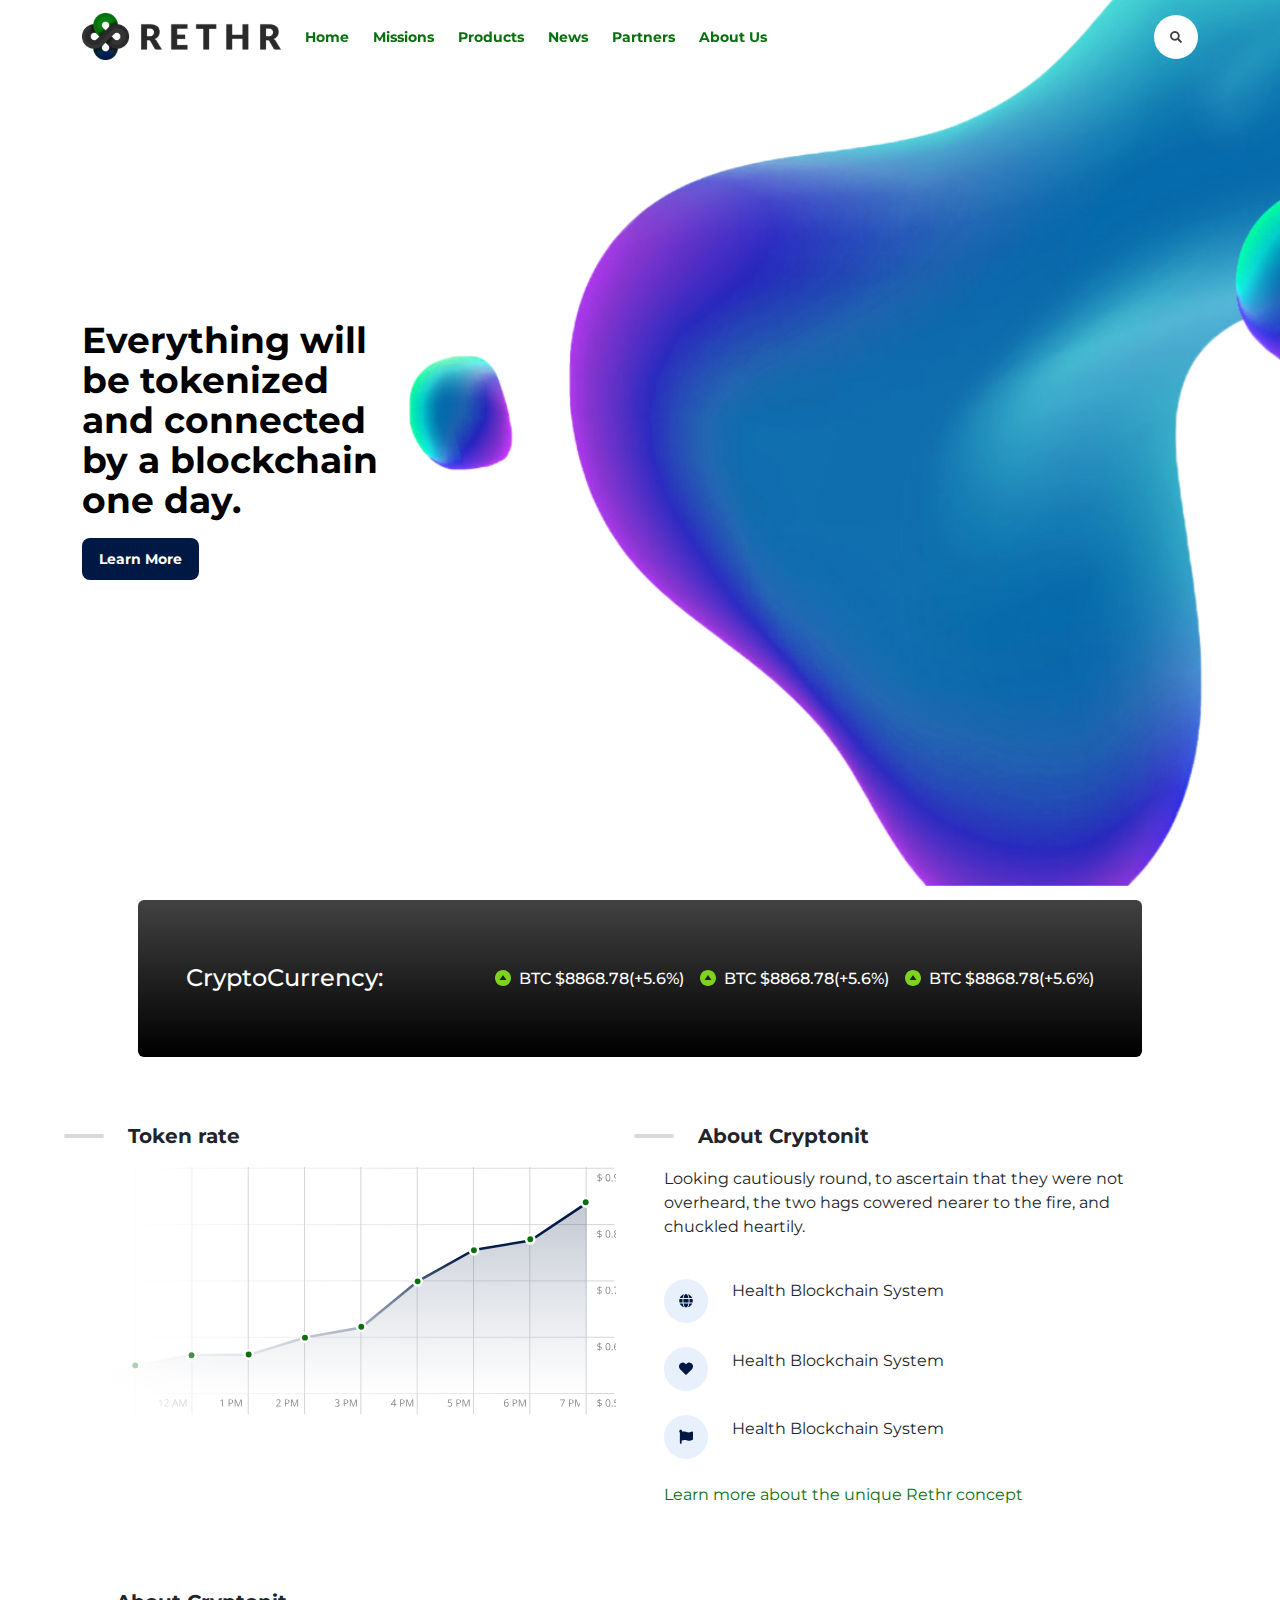
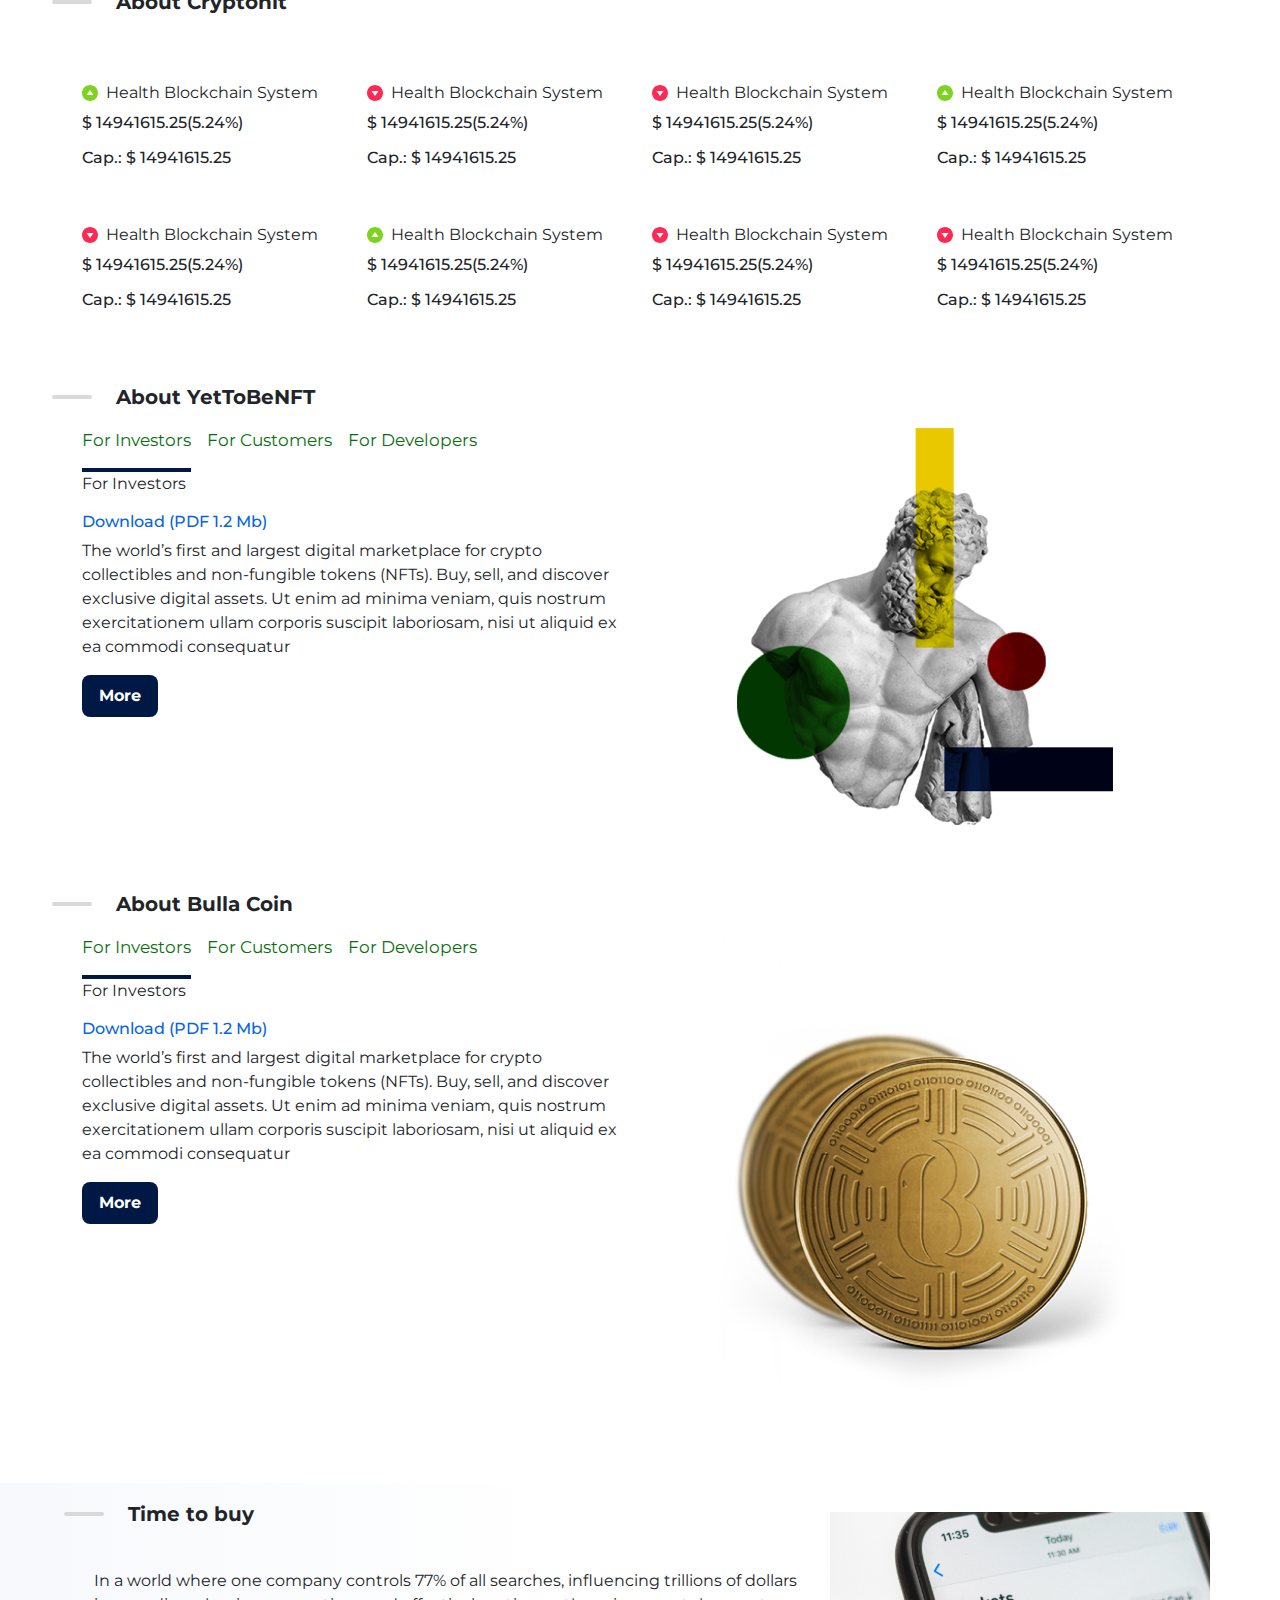
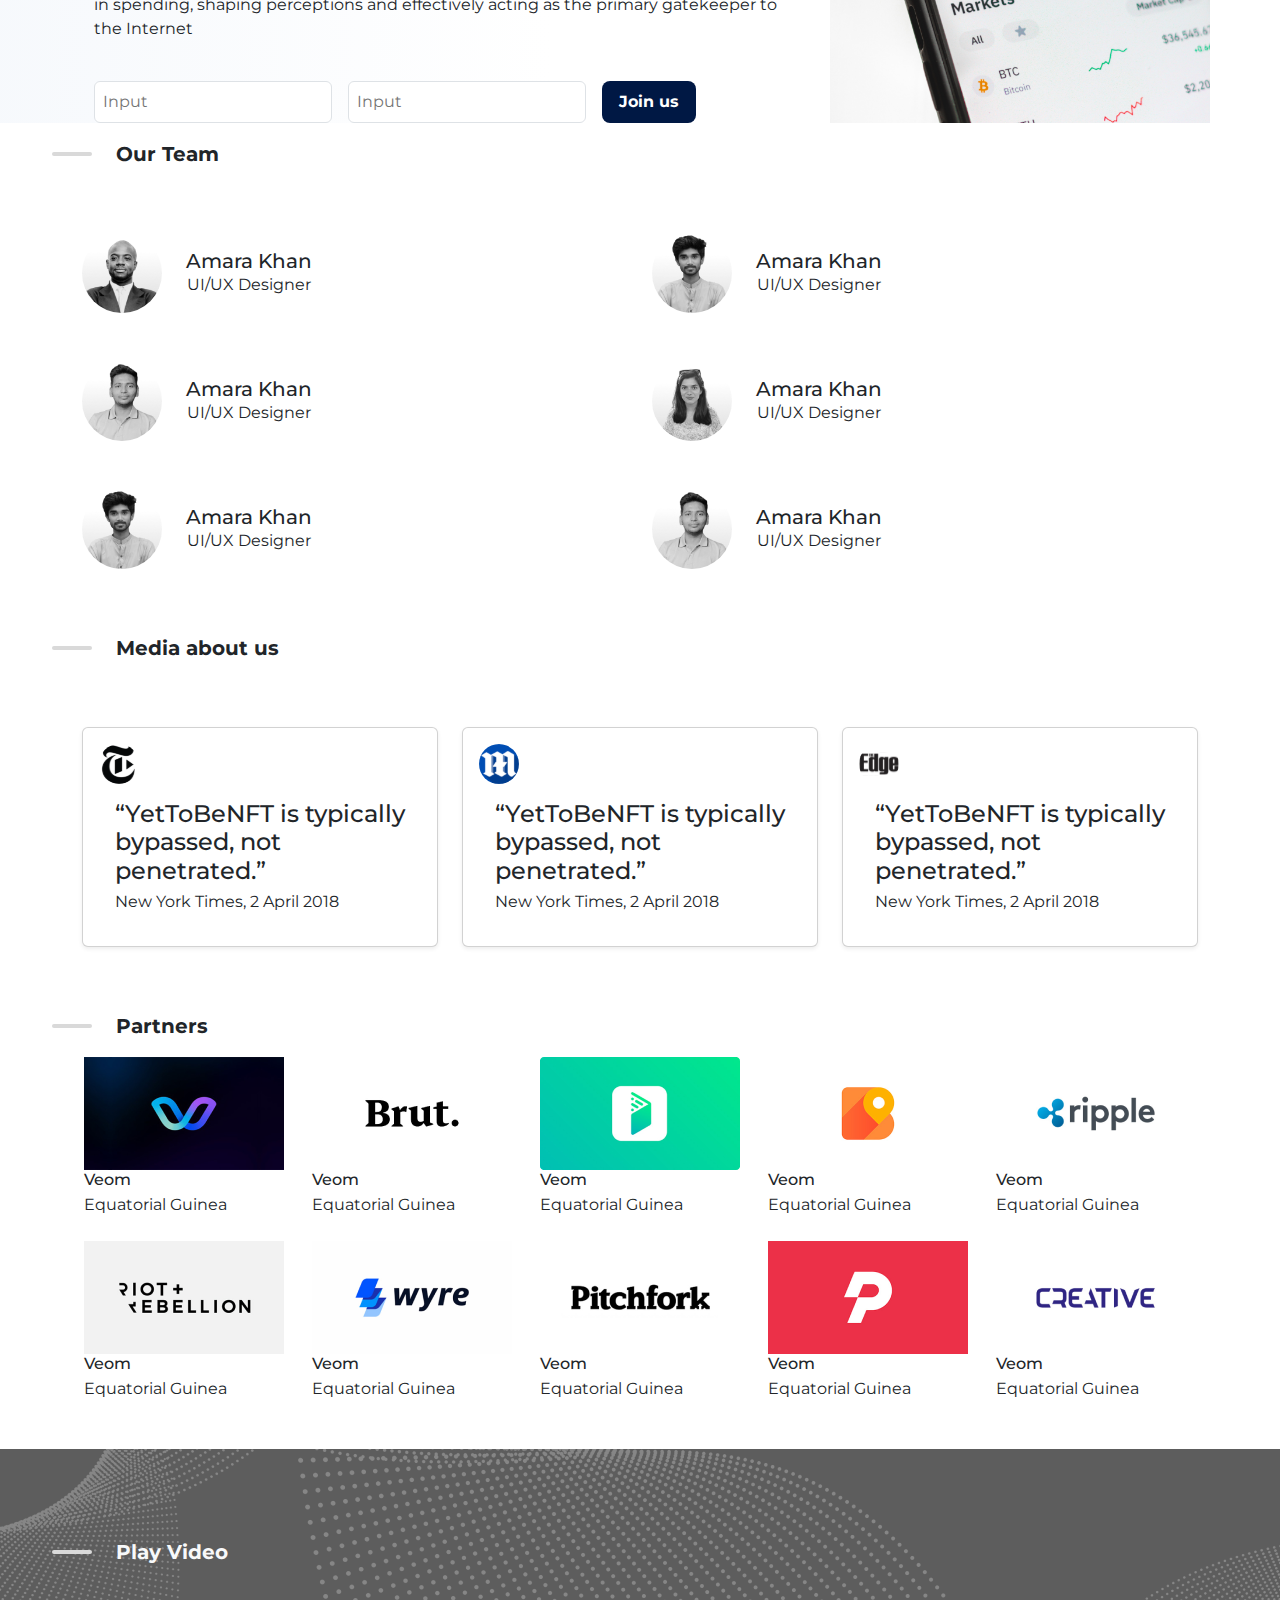
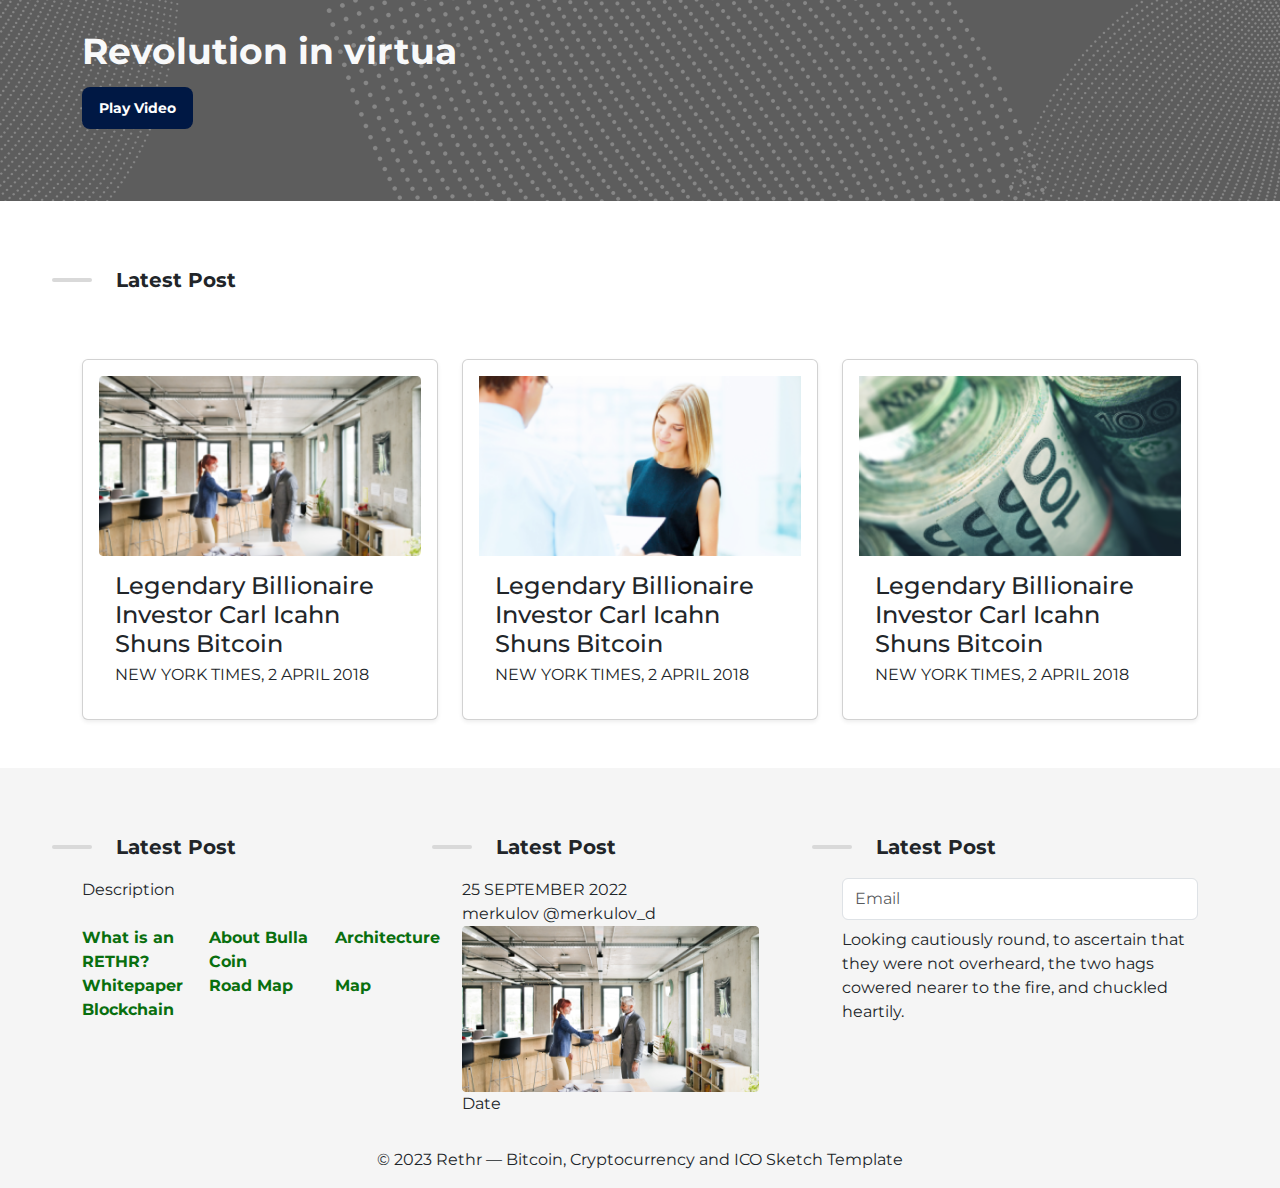
<file: index.html>
<!doctype html>
<html lang="en">

<head>
    <meta charset="utf-8">
    <meta name="viewport" content="width=device-width, initial-scale=1">
    <title>Rethr</title>

    <!-- Bootstrap Link -->
    <link href="https://cdn.jsdelivr.net/npm/bootstrap@5.3.3/dist/css/bootstrap.min.css" rel="stylesheet"
        integrity="sha384-QWTKZyjpPEjISv5WaRU9OFeRpok6YctnYmDr5pNlyT2bRjXh0JMhjY6hW+ALEwIH" crossorigin="anonymous">

    <script src="https://ajax.googleapis.com/ajax/libs/jquery/3.7.1/jquery.min.js"></script>

    <!-- Css links -->
    <link rel="stylesheet" href="./src/css/main.css">


</head>

<body>
    <main class="position-relative ">
        <nav class="navbar navbar-expand-lg position-fixed top-0 start-0 w-100 z-index-1" id="navbar">
            <div class="container">
                <!-- Logo -->
                <a class="navbar-brand" href="#">
                    <img src="./src/assets/icons/logo.svg" alt="Logo" class="logo">
                </a>
                <!-- Navbar Toggler for Mobile -->
                <button class="navbar-toggler border-0" type="button" data-bs-toggle="collapse" data-bs-target="#navbarNav"
                    aria-controls="navbarNav" aria-expanded="false" aria-label="Toggle navigation">
                    <span class="navbar-toggler-icon"></span>
                </button>
                <!-- Navbar Links -->
                <div class="collapse navbar-collapse justify-content-start " id="navbarNav">
                    <ul
                        class="navbar-nav me-auto d-flex justify-content-center justify-content-lg-start align-items-start gap-2">
                        <li class="nav-item">
                            <a class="nav-link nav-btn font-sm fw-bold text-capitalize" href="/">Home</a>
                        </li>
                        <li class="nav-item">
                            <a class="nav-link nav-btn font-sm fw-bold text-capitalize"
                                href="./src/html-pages/missions.html">missions</a>
                        </li>
                        <li class="nav-item">
                            <a class="nav-link nav-btn font-sm fw-bold text-capitalize"
                                href="./src/html-pages/products.html">products</a>
                        </li>
                        <li class="nav-item">
                            <a class="nav-link nav-btn font-sm fw-bold text-capitalize"
                                href="./src/html-pages/news.html">news</a>
                        </li>
                        <li class="nav-item">
                            <a class="nav-link nav-btn font-sm fw-bold text-capitalize"
                                href="./src/html-pages/partners.html">partners</a>
                        </li>
                        <li class="nav-item">
                            <a class="nav-link nav-btn font-sm fw-bold text-capitalize"
                                href="./src/html-pages/about-us.html">about us</a>
                        </li>
                    </ul>
                    <!-- Search Icon -->
                    <button class="d-none border-0 d-lg-flex justify-content-center align-content-center btn-width">
                        <img src="./src/assets/icons/search.svg" alt="">
                    </button>
                </div>
            </div>
        </nav>



        <!-- hero section -->

        <section class="hero-section">
            <div class="d-flex justify-content-lg-center align-items-center h-100">
                <div class="text-black container text-left font-2xl fw-bold">
                    <p>Everything will <br> be tokenized <br>and connected <br>by a blockchain <br>one day.</p>
                    <a href="/" class="btn font-sm bg-blue fw-bold">Learn More</a>
                </div>
            </div>
        </section>


        <section class="w-100 container d-flex justify-content-center align-items-center ">
            <div
                class="w-90 bg-hero-gradient text-white gap-3 rounded justify-content-between padding d-flex flex-column flex-lg-row align-items-center">
                <h4 class="mb-0 me-lg-3">CryptoCurrency:</h4>
                <div class="d-flex flex-wrap gap-3 align-items-center justify-content-center">
                    <div class="d-flex align-items-center gap-2">
                        <img src="./src/assets/icons/greenArrow.svg" alt="">
                        <h6 class="mb-0">BTC $8868.78(+5.6%)</h6>
                    </div>
                    <div class="d-flex align-items-center gap-2">
                        <img src="./src/assets/icons/greenArrow.svg" alt="">
                        <h6 class="mb-0">BTC $8868.78(+5.6%)</h6>
                    </div>
                    <div class="d-flex align-items-center gap-2">
                        <img src="./src/assets/icons/greenArrow.svg" alt="">
                        <h6 class="mb-0">BTC $8868.78(+5.6%)</h6>
                    </div>
                </div>
            </div>
        </section>




        <!-- Hero section -->

        <section class="container mt-lg-5 mt-2 container">
            <div class="row">
                <div class="col-md-6 col-12 px-lg-4">
                    <div class="d-flex flex-row align-items-center gap-4 pt-lg-3 pb-lg-3">
                        <div class="d-flex flex-row justify-content-center align-items-center">
                            <div class="bg-gray rounded" style="width: 40px; height: 4px; margin-left: -30px;"></div>
                        </div>
                        <span class=" fw-bolder fs-5 text-dark">Token rate</span>
                    </div>
                    <img src="./src/assets/image/Graph.svg" alt="" class="w-100">
                </div>

                <div class="col-md-6 col-12 px-lg-4">
                    <div class="d-flex flex-row align-items-center gap-4 pt-lg-3 pb-lg-3">
                        <div class="d-flex flex-row justify-content-center align-items-center">
                            <div class="bg-gray rounded" style="width: 40px; height: 4px; margin-left: -30px;"></div>
                        </div>
                        <span class=" fw-bolder fs-5 text-dark">About Cryptonit</span>
                    </div>
                    <div class="d-flex justify-content-center align-items-start gap-4 flex-column">
                        <p>Looking cautiously round, to ascertain that they were not overheard, the two hags cowered
                            nearer to the fire, and chuckled heartily.</p>
                        <div class="d-flex justify-content-start align-items-start gap-4">
                            <span class="bg-blue-light d-flex justify-content-center align-items-center rounded-5"
                                style="height: 44px; width: 44px;">
                                <img src="./src/assets/icons/globe.svg" alt="">
                            </span>
                            <p>Health Blockchain System</p>
                        </div>
                        <div class="d-flex justify-content-start align-items-center gap-4">
                            <span class="bg-blue-light d-flex justify-content-center align-items-center rounded-5"
                                style="height: 44px; width: 44px;">
                                <img src="./src/assets/icons/heart.svg" alt="">
                            </span>
                            <p>Health Blockchain System</p>
                        </div>
                        <div class="d-flex justify-content-start align-items-center gap-4">
                            <span class="bg-blue-light d-flex justify-content-center align-items-center rounded-5"
                                style="height: 44px; width: 44px;">
                                <img src="./src/assets/icons/flag.svg" alt="">
                            </span>
                            <p>Health Blockchain System</p>
                        </div>
                        <p class="text-green">Learn more about the unique Rethr concept </p>
                    </div>
                </div>
            </div>
        </section>

        <!-- Popular Crypto Currencies section -->

        <section class=" container mt-lg-5 mt-2">
            <div class="row d-flex justify-content-center align-content-center">
                <div class="col-12 d-flex flex-row align-items-center gap-4 pt-lg-3 pb-lg-3">
                    <div class="d-flex flex-row justify-content-center align-items-center">
                        <div class="bg-gray rounded" style="width: 40px; height: 4px; margin-left: -30px;"></div>
                    </div>
                    <span class=" fw-bolder fs-5 text-dark">About Cryptonit</span>
                </div>
                <div class="col-12 col-sm-6 col-lg-3 mt-5">
                    <div
                        class="d-flex justify-content-center align-items-center align-items-lg-start flex-column gap-2">
                        <div class="d-flex justify-content-start align-items-center gap-2">
                            <img src="./src/assets/icons/greenArrow.svg" alt="">
                            <p class="mb-0">Health Blockchain System</p>
                        </div>
                        <h6>$ 14941615.25(5.24%)</h6>
                        <h6>Cap.: $ 14941615.25</h6>
                    </div>
                </div>
                <div class="col-12 col-sm-6 col-lg-3 mt-5">
                    <div
                        class="d-flex justify-content-center align-items-center align-items-lg-start flex-column gap-2">
                        <div class="d-flex justify-content-start align-items-center gap-2">
                            <img src="./src/assets/icons/redArrow.svg" alt="">
                            <p class="mb-0">Health Blockchain System</p>
                        </div>
                        <h6>$ 14941615.25(5.24%)</h6>
                        <h6>Cap.: $ 14941615.25</h6>
                    </div>
                </div>
                <div class="col-12 col-sm-6 col-lg-3 mt-5">
                    <div
                        class="d-flex justify-content-center align-items-center align-items-lg-start flex-column gap-2">
                        <div class="d-flex justify-content-start align-items-center gap-2">
                            <img src="./src/assets/icons/redArrow.svg" alt="">
                            <p class="mb-0">Health Blockchain System</p>
                        </div>
                        <h6>$ 14941615.25(5.24%)</h6>
                        <h6>Cap.: $ 14941615.25</h6>
                    </div>
                </div>
                <div class="col-12 col-sm-6 col-lg-3 mt-5">
                    <div
                        class="d-flex justify-content-center align-items-center align-items-lg-start flex-column gap-2">
                        <div class="d-flex justify-content-start align-items-center gap-2">
                            <img src="./src/assets/icons/greenArrow.svg" alt="">
                            <p class="mb-0">Health Blockchain System</p>
                        </div>
                        <h6>$ 14941615.25(5.24%)</h6>
                        <h6>Cap.: $ 14941615.25</h6>
                    </div>
                </div>
                <div class="col-12 col-sm-6 col-lg-3 mt-5">
                    <div
                        class="d-flex justify-content-center align-items-center align-items-lg-start flex-column gap-2">
                        <div class="d-flex justify-content-start align-items-center gap-2">
                            <img src="./src/assets/icons/redArrow.svg" alt="">
                            <p class="mb-0">Health Blockchain System</p>
                        </div>
                        <h6>$ 14941615.25(5.24%)</h6>
                        <h6>Cap.: $ 14941615.25</h6>
                    </div>
                </div>
                <div class="col-12 col-sm-6 col-lg-3 mt-5">
                    <div
                        class="d-flex justify-content-center align-items-center align-items-lg-start flex-column gap-2">
                        <div class="d-flex justify-content-start align-items-center gap-2">
                            <img src="./src/assets/icons/greenArrow.svg" alt="">
                            <p class="mb-0">Health Blockchain System</p>
                        </div>
                        <h6>$ 14941615.25(5.24%)</h6>
                        <h6>Cap.: $ 14941615.25</h6>
                    </div>
                </div>
                <div class="col-12 col-sm-6 col-lg-3 mt-5">
                    <div
                        class="d-flex justify-content-center align-items-center align-items-lg-start flex-column gap-2">
                        <div class="d-flex justify-content-start align-items-center gap-2">
                            <img src="./src/assets/icons/redArrow.svg" alt="">
                            <p class="mb-0">Health Blockchain System</p>
                        </div>
                        <h6>$ 14941615.25(5.24%)</h6>
                        <h6>Cap.: $ 14941615.25</h6>
                    </div>
                </div>
                <div class="col-12 col-sm-6 col-lg-3 mt-5">
                    <div
                        class="d-flex justify-content-center align-items-center align-items-lg-start flex-column gap-2">
                        <div class="d-flex justify-content-start align-items-center gap-2">
                            <img src="./src/assets/icons/redArrow.svg" alt="">
                            <p class="mb-0">Health Blockchain System</p>
                        </div>
                        <h6>$ 14941615.25(5.24%)</h6>
                        <h6>Cap.: $ 14941615.25</h6>
                    </div>
                </div>

            </div>
        </section>


        <!-- About YetToBeNFT section -->

        <section class="container mt-lg-5 mt-2">
            <div class="row d-flex justify-content-center align-content-center gap-3 gap-sm-0">
                <div class="col-12 d-flex flex-row align-items-center gap-4 pt-lg-3 pb-lg-3">
                    <div class="d-flex flex-row justify-content-center align-items-center">
                        <div class="bg-gray rounded" style="width: 40px; height: 4px; margin-left: -30px;"></div>
                    </div>
                    <span class=" fw-bolder fs-5 text-dark">About YetToBeNFT</span>
                </div>

                <div class="col-12 col-sm-6 ">
                    <div class="d-flex justify-content-center align-items-start flex-column">
                        <div id="tabButtons" class="d-flex fw-medium justify-content-start align-items-start gap-3">
                            <div>
                                <button type="button" class="text-green border-0 bg-transparent font-base active"
                                    data-target="#tab1">For Investors
                                </button>
                                <div class="bar"></div>
                            </div>
                            <div>

                                <button type="button" class="text-green border-0 bg-transparent font-base"
                                    data-target="#tab2">For Customers
                                </button>
                                <div class="bar"></div>
                            </div>
                            <div>

                                <button type="button" class="text-green border-0 bg-transparent font-base"
                                    data-target="#tab3">For Developers</button>
                                <div class="bar"></div>
                            </div>

                        </div>
                        <div class="tab-content w-100 w-md-75" id="tabContent">
                            <div class="tab-pane fade show active" id="tab1" role="tabpanel">
                                <p>For Investors
                                </p>
                            </div>
                            <div class="tab-pane fade" id="tab2" role="tabpanel">
                                <p>For Customers</p>
                            </div>
                            <div class="tab-pane fade" id="tab3" role="tabpanel">
                                <p>For Developers</p>
                            </div>

                            <div class="d-flex justify-content-center align-items-start flex-column">
                                <h6 class="text-blue">Download (PDF 1.2 Mb)
                                </h6>
                                <p>The world’s first and largest digital marketplace for crypto collectibles and
                                    non-fungible tokens (NFTs). Buy, sell, and discover exclusive digital assets. Ut
                                    enim ad minima veniam, quis nostrum exercitationem ullam corporis suscipit
                                    laboriosam, nisi ut aliquid ex ea commodi consequatur</p>
                                <a href="/" class="btn font-md fw-bold bg-blue">More</a>

                            </div>

                        </div>
                    </div>
                </div>
                <div class="col-12 col-sm-6  d-flex justify-content-center align-items-center">
                    <img src="./src/assets/image/Sculpture_1.png" alt="" class="img-fluid">
                </div>


            </div>
        </section>

        <!-- About About Bulla Coin -->

        <section class="container mt-lg-5 mt-2">
            <div class="row d-flex justify-content-center align-content-center gap-3 gap-sm-0">
                <div class="col-12 d-flex flex-row align-items-center gap-4 pt-lg-3 pb-lg-3">
                    <div class="d-flex flex-row justify-content-center align-items-center">
                        <div class="bg-gray rounded" style="width: 40px; height: 4px; margin-left: -30px;"></div>
                    </div>
                    <span class=" fw-bolder fs-5 text-dark">About Bulla Coin</span>
                </div>

                <div class="col-12 col-sm-6 ">
                    <div class="d-flex justify-content-center align-items-start flex-column">
                        <div id="tabButtons" class="d-flex fw-medium justify-content-start align-items-start gap-3">
                            <div>
                                <button type="button" class="text-green border-0 bg-transparent font-base active"
                                    data-target="#tab1">For Investors
                                </button>
                                <div class="bar"></div>
                            </div>
                            <div>

                                <button type="button" class="text-green border-0 bg-transparent font-base"
                                    data-target="#tab2">For Customers
                                </button>
                                <div class="bar"></div>
                            </div>
                            <div>

                                <button type="button" class="text-green border-0 bg-transparent font-base"
                                    data-target="#tab3">For Developers</button>
                                <div class="bar"></div>
                            </div>

                        </div>
                        <div class="tab-content w-100 w-md-75" id="tabContent">
                            <div class="tab-pane fade show active" id="tab1" role="tabpanel">
                                <p>For Investors
                                </p>
                            </div>
                            <div class="tab-pane fade" id="tab2" role="tabpanel">
                                <p>For Customers</p>
                            </div>
                            <div class="tab-pane fade" id="tab3" role="tabpanel">
                                <p>For Developers</p>
                            </div>

                            <div class="d-flex justify-content-center align-items-start flex-column">
                                <h6 class="text-blue">Download (PDF 1.2 Mb)
                                </h6>
                                <p>The world’s first and largest digital marketplace for crypto collectibles and
                                    non-fungible tokens (NFTs). Buy, sell, and discover exclusive digital assets. Ut
                                    enim ad minima veniam, quis nostrum exercitationem ullam corporis suscipit
                                    laboriosam, nisi ut aliquid ex ea commodi consequatur</p>
                                <a href="/" class="btn font-md fw-bold bg-blue">More</a>

                            </div>

                        </div>
                    </div>
                </div>
                <div class="col-12 col-sm-6  d-flex justify-content-center align-items-center">
                    <img src="./src/assets/image/Coins.png" alt="" class="img-fluid">
                </div>
            </div>
        </section>

        <!-- Time to buy  -->

        <section class="bg-time-to-gradient mt-lg-5 mt-2 container-fluid">
            <div class="container">

                <div class="row ">
                    <div class="col-12 col-sm-8 d-flex align-items-start justify-content-center flex-column gap-4 px-4">
                        <div class="d-flex flex-row align-items-center gap-4 pt-lg-3 pb-lg-3">
                            <div class="d-flex flex-row justify-content-center align-items-center">
                                <div class="bg-gray rounded" style="width: 40px; height: 4px; margin-left: -30px;">
                                </div>
                            </div>
                            <span class=" fw-bolder fs-5 text-dark">Time to buy</span>
                        </div>
                        <p>In a world where one company controls 77% of all searches, influencing trillions of dollars
                            in
                            spending, shaping perceptions and effectively acting as the primary gatekeeper to the
                            Internet
                        </p>
                        <div class="d-flex flex-column flex-sm-row gap-3">
                            <input type="text" class="border rounded p-2" placeholder="Input">
                            <input type="text" class="border rounded p-2" placeholder="Input">
                            <a href="/" class="btn font-md fw-bold bg-blue">Join us</a>
                        </div>
                    </div>

                    <div class="col-sm-4 d-none d-lg-flex align-items-end justify-content-end flex-column gap-4 p-0">
                        <img src="./src/assets/image/mobil.png" alt="" class="img-fluid">
                    </div>
                </div>
            </div>
        </section>


        <!-- Our team  -->

        <section class="container">
            <div class="row d-flex justify-content-center align-content-center  ">
                <div class="col-12 d-flex flex-row align-items-center gap-4 pt-lg-3 pb-lg-3 ">
                    <div class="d-flex flex-row justify-content-center align-items-center">
                        <div class="bg-gray rounded" style="width: 40px; height: 4px; margin-left: -30px;"></div>
                    </div>
                    <span class=" fw-bolder fs-5 text-dark">Our Team</span>
                </div>
                <div class="col-12 col-sm-6 mt-5 d-flex justify-content-start align-items-center gap-4">
                    <img src="./src/assets/image/team_1.png" alt="" class="rounded-circle"
                        style="width: 80px; height: 80px;">
                    <div class="d-flex justify-content-start align-items-center p-0 text-left flex-column">
                        <h5 class="p-0 m-0 text-left">Amara Khan</h5>
                        <p class="p-0 m-0 text-left"> UI/UX Designer</p>
                    </div>
                </div>
                <div class="col-12 col-sm-6 mt-5 d-flex justify-content-start align-items-center gap-4">
                    <img src="./src/assets/image/team_3.png" alt="" class="rounded-circle"
                        style="width: 80px; height: 80px;">
                    <div class="d-flex justify-content-start align-items-center p-0 text-left flex-column">
                        <h5 class="p-0 m-0 text-left">Amara Khan</h5>
                        <p class="p-0 m-0 text-left"> UI/UX Designer</p>
                    </div>
                </div>
                <div class="col-12 col-sm-6 mt-5 d-flex justify-content-start align-items-center gap-4">
                    <img src="./src/assets/image/team_2.png" alt="" class="rounded-circle"
                        style="width: 80px; height: 80px;">
                    <div class="d-flex justify-content-start align-items-center p-0 text-left flex-column">
                        <h5 class="p-0 m-0 text-left">Amara Khan</h5>
                        <p class="p-0 m-0 text-left"> UI/UX Designer</p>
                    </div>
                </div>
                <div class="col-12 col-sm-6 mt-5 d-flex justify-content-start align-items-center gap-4">
                    <img src="./src/assets/image/team_4.png" alt="" class="rounded-circle"
                        style="width: 80px; height: 80px;">
                    <div class="d-flex justify-content-start align-items-center p-0 text-left flex-column">
                        <h5 class="p-0 m-0 text-left">Amara Khan</h5>
                        <p class="p-0 m-0 text-left"> UI/UX Designer</p>
                    </div>
                </div>
                <div class="col-12 col-sm-6 mt-5 d-flex justify-content-start align-items-center gap-4">
                    <img src="./src/assets/image/team_3.png" alt="" class="rounded-circle"
                        style="width: 80px; height: 80px;">
                    <div class="d-flex justify-content-start align-items-center p-0 text-left flex-column">
                        <h5 class="p-0 m-0 text-left">Amara Khan</h5>
                        <p class="p-0 m-0 text-left"> UI/UX Designer</p>
                    </div>
                </div>
                <div class="col-12 col-sm-6 mt-5 d-flex justify-content-start align-items-center gap-4">
                    <img src="./src/assets/image/team_2.png" alt="" class="rounded-circle"
                        style="width: 80px; height: 80px;">
                    <div class="d-flex justify-content-start align-items-center p-0 text-left flex-column">
                        <h5 class="p-0 m-0 text-left">Amara Khan</h5>
                        <p class="p-0 m-0 text-left"> UI/UX Designer</p>
                    </div>
                </div>
            </div>
        </section>


        <!-- Media about us  -->

        <section class="container mt-lg-5 mt-2">
            <div class="row d-flex justify-content-center align-items-center">
                <div class="col-12 d-flex flex-row align-items-center gap-4 pt-lg-3 pb-lg-3">
                    <div class="d-flex flex-row justify-content-center align-items-center">
                        <div class="bg-gray rounded" style="width: 40px; height: 4px; margin-left: -30px;"></div>
                    </div>
                    <span class=" fw-bolder fs-5 text-dark">Media about us</span>
                </div>
                <div class="col-12 col-sm-6 col-md-4 mt-5">
                    <div class="card p-3 shadow-sm rounded">
                        <img src="./src/assets/icons/pic_1.svg" alt="" class="rounded-circle"
                            style="width: 40px; height: 40px;">
                        <div class="card-body">
                            <h4 class="card-title mb-1">“YetToBeNFT is typically bypassed, not penetrated.”</h4>
                            <p class="card-text mb-0">New York Times, 2 April 2018</p>
                        </div>
                    </div>
                </div>
                <div class="col-12 col-sm-6 col-md-4 mt-5">
                    <div class="card p-3 shadow-sm rounded">
                        <img src="./src/assets/icons/pic_2.svg" alt="" class="rounded-circle"
                            style="width: 40px; height: 40px;">
                        <div class="card-body">
                            <h4 class="card-title mb-1">“YetToBeNFT is typically bypassed, not penetrated.”</h4>
                            <p class="card-text mb-0">New York Times, 2 April 2018</p>
                        </div>
                    </div>
                </div>
                <div class="col-12 col-sm-6 col-md-4 mt-5">
                    <div class="card p-3 shadow-sm rounded">
                        <img src="./src/assets/icons/pic_3.svg" alt="" class="rounded-circle"
                            style="width: 40px; height: 40px;">
                        <div class="card-body">
                            <h4 class="card-title mb-1">“YetToBeNFT is typically bypassed, not penetrated.”</h4>
                            <p class="card-text mb-0">New York Times, 2 April 2018</p>
                        </div>
                    </div>
                </div>
            </div>
        </section>


        <section class="container mt-lg-5 mt-2">
            <div class="col-5 d-flex flex-row align-items-center gap-4 pt-lg-3 pb-lg-3">
                <div class="d-flex flex-row justify-content-center align-items-center">
                    <div class="bg-gray rounded" style="width: 40px; height: 4px; margin-left: -30px;"></div>
                </div>
                <span class=" fw-bold fs-5 text-dark">Partners</span>
            </div>
            <div class="row row-cols-1 row-cols-sm-3 row-cols-md-3 row-cols-lg-5 g-4">
                <div class="col d-flex justify-content-center align-items-center">
                    <div class="rounded">
                        <img src="./src/assets/image/part_1.png" alt="" class="img-fluid">
                        <div class="card-body">
                            <h6 class="card-title mb-1">Veom
                            </h6>
                            <p class="card-text mb-0">Equatorial Guinea
                            </p>
                        </div>
                    </div>
                </div>
                <div class="col d-flex justify-content-center align-items-center">

                    <div class="rounded">
                        <img src="./src/assets/image/part_2.png" alt="" class="img-fluid">
                        <div class="card-body">
                            <h6 class="card-title mb-1">Veom
                            </h6>
                            <p class="card-text mb-0">Equatorial Guinea
                            </p>
                        </div>
                    </div>
                </div>
                <div class="col d-flex justify-content-center align-items-center">

                    <div class="rounded">
                        <img src="./src/assets/image/part_3.png" alt="" class="img-fluid">
                        <div class="card-body">
                            <h6 class="card-title mb-1">Veom
                            </h6>
                            <p class="card-text mb-0">Equatorial Guinea
                            </p>
                        </div>
                    </div>
                </div>
                <div class="col d-flex justify-content-center align-items-center">

                    <div class="rounded">
                        <img src="./src/assets/image/part_4.png" alt="" class="img-fluid">
                        <div class="card-body">
                            <h6 class="card-title mb-1">Veom
                            </h6>
                            <p class="card-text mb-0">Equatorial Guinea
                            </p>
                        </div>
                    </div>
                </div>
                <div class="col d-flex justify-content-center align-items-center">

                    <div class="rounded">
                        <img src="./src/assets/image/part_5.png" alt="" class="img-fluid">
                        <div class="card-body">
                            <h6 class="card-title mb-1">Veom
                            </h6>
                            <p class="card-text mb-0">Equatorial Guinea
                            </p>
                        </div>
                    </div>
                </div>
                <div class="col d-flex justify-content-center align-items-center">

                    <div class="rounded">
                        <img src="./src/assets/image/part_6.png" alt="" class="img-fluid">
                        <div class="card-body">
                            <h6 class="card-title mb-1">Veom
                            </h6>
                            <p class="card-text mb-0">Equatorial Guinea
                            </p>
                        </div>
                    </div>
                </div>
                <div class="col d-flex justify-content-center align-items-center">

                    <div class="rounded">
                        <img src="./src/assets/image/part_7.png" alt="" class="img-fluid">
                        <div class="card-body">
                            <h6 class="card-title mb-1">Veom
                            </h6>
                            <p class="card-text mb-0">Equatorial Guinea
                            </p>
                        </div>
                    </div>
                </div>
                <div class="col d-flex justify-content-center align-items-center">

                    <div class="rounded">
                        <img src="./src/assets/image/part_8.png" alt="" class="img-fluid">
                        <div class="card-body">
                            <h6 class="card-title mb-1">Veom
                            </h6>
                            <p class="card-text mb-0">Equatorial Guinea
                            </p>
                        </div>
                    </div>
                </div>
                <div class="col d-flex justify-content-center align-items-center">

                    <div class="rounded">
                        <img src="./src/assets/image/part_9.png" alt="" class="img-fluid">
                        <div class="card-body">
                            <h6 class="card-title mb-1">Veom
                            </h6>
                            <p class="card-text mb-0">Equatorial Guinea
                            </p>
                        </div>
                    </div>
                </div>
                <div class="col d-flex justify-content-center align-items-center">

                    <div class="rounded">
                        <img src="./src/assets/image/part_10.png" alt="" class="img-fluid">
                        <div class="card-body">
                            <h6 class="card-title mb-1">Veom
                            </h6>
                            <p class="card-text mb-0">Equatorial Guinea
                            </p>
                        </div>
                    </div>
                </div>

            </div>
        </section>

        <!-- Video presentation Section -->

        <section class="bg-image img-fluid mt-lg-5 mt-2" style="background-image: url('./src/assets/image/Video.png');">
            <div class="container py-5">
                <div class="row">
                    <div class="col-md-6">
                        <div class="d-flex justify-content-between flex-column align-items-start py-4 text-light gap-5">
                            <div class="col-5 d-flex flex-row align-items-center gap-4 pt-lg-3 pb-lg-3">
                                <div class="d-flex flex-row justify-content-center align-items-center">
                                    <div class="bg-gray rounded" style="width: 40px; height: 4px; margin-left: -30px;">
                                    </div>
                                </div>
                                <span class=" fw-bolder  fs-5 text-light">Play Video</span>
                            </div>
                            <div>
                                <p class="font-2xl fw-bold">Revolution in virtua
                                </p>
                                <a href="/" class="btn font-sm bg-blue fw-bold">Play Video</a>
                            </div>
                        </div>
                    </div>
                </div>
            </div>
        </section>

        <!-- Latest Post Section -->

        <section class="container  mt-lg-5 mt-2 ">
            <div class="row d-flex justify-content-center align-items-center">
                <div class="col-12 d-flex flex-row align-items-center gap-4 pt-lg-3 pb-lg-3">
                    <div class="d-flex flex-row justify-content-center align-items-center">
                        <div class="bg-gray rounded" style="width: 40px; height: 4px; margin-left: -30px;"></div>
                    </div>
                    <span class=" fw-bolder fs-5 text-dark">Latest Post</span>
                </div>
                <div class="col-12 col-md-4 mt-5">
                    <div class="card p-3 shadow-sm rounded">
                        <img src="./src/assets/image/Image_1.png" alt="" class="img-fluid">
                        <div class="card-body">
                            <h4 class="card-title mb-1">Legendary Billionaire Investor Carl Icahn Shuns Bitcoin
                            </h4>
                            <p class="card-text mb-0">NEW YORK TIMES, 2 APRIL 2018
                            </p>
                        </div>
                    </div>
                </div>
                <div class="col-12 col-md-4 mt-5">
                    <div class="card p-3 shadow-sm rounded">
                        <img src="./src/assets/image/Image_2.png" alt="" class="img-fluid">
                        <div class="card-body">
                            <h4 class="card-title mb-1">Legendary Billionaire Investor Carl Icahn Shuns Bitcoin
                            </h4>
                            <p class="card-text mb-0">NEW YORK TIMES, 2 APRIL 2018
                            </p>
                        </div>
                    </div>
                </div>
                <div class="col-12 col-md-4 mt-5">
                    <div class="card p-3 shadow-sm rounded">
                        <img src="./src/assets/image/Image_3.png" alt="" class="img-fluid">
                        <div class="card-body">
                            <h4 class="card-title mb-1">Legendary Billionaire Investor Carl Icahn Shuns Bitcoin
                            </h4>
                            <p class="card-text mb-0">NEW YORK TIMES, 2 APRIL 2018
                            </p>
                        </div>
                    </div>
                </div>
            </div>
        </section>


        <!-- Footer Section -->

        <footer class="bg-gray-light text-dark mt-lg-5 mt-3">
            <div class="container">
                <div class="row align-items-baseline">
                    <div class="col-md-4 mt-5">
                        <div class="col-12 d-flex flex-row align-items-center gap-4 pt-lg-3 pb-lg-3">
                            <div class="d-flex flex-row justify-content-center align-items-center">
                                <div class="bg-gray rounded" style="width: 40px; height: 4px; margin-left: -30px;">
                                </div>
                            </div>
                            <span class=" fw-bolder fs-5 text-dark">Latest Post</span>
                        </div>
                        <p>Description</p>
                        <ul class="list-unstyled row py-2 ">
                            <li class="col-4"><a href="#" class="text-decoration-none text-green fw-bolder">What is an
                                    RETHR?</a></li>
                            <li class="col-4"><a href="#" class="text-decoration-none text-green fw-bolder">About Bulla
                                    Coin</a></li>
                            <li class="col-4"><a href="#"
                                    class="text-decoration-none text-green fw-bolder">Architecture</a></li>
                            <li class="col-4"><a href="#"
                                    class="text-decoration-none text-green fw-bolder">Whitepaper</a></li>
                            <li class="col-4"><a href="#" class="text-decoration-none text-green fw-bolder">Road Map</a>
                            </li>
                            <li class="col-4"><a href="#" class="text-decoration-none text-green fw-bolder">Map</a></li>
                            <li class="col-4"><a href="#"
                                    class="text-decoration-none text-green fw-bolder">Blockchain</a></li>
                        </ul>
                    </div>
                    <div class="col-md-4 mt-5">
                        <div class="col-12 d-flex flex-row align-items-center gap-4 pt-lg-3 pb-lg-3">
                            <div class="d-flex flex-row justify-content-center align-items-center">
                                <div class="bg-gray rounded" style="width: 40px; height: 4px; margin-left: -30px;">
                                </div>
                            </div>
                            <span class=" fw-bolder fs-5 text-dark">Latest Post</span>
                        </div>
                        <p class="p-0 m-0">25 SEPTEMBER 2022
                        </p>
                        <p class="p-0 m-0">merkulov @merkulov_d

                        </p>
                        <!-- Image -->
                        <img src="./src/assets/image/Image_1.png" alt="Image" class="img-fluid">
                        <p>Date</p>
                    </div>
                    <div class="col-md-4 mt-5">
                        <div class="col-12 d-flex flex-row align-items-center gap-4 pt-lg-3 pb-lg-3">
                            <div class="d-flex flex-row justify-content-center align-items-center">
                                <div class="bg-gray rounded" style="width: 40px; height: 4px; margin-left: -30px;">
                                </div>
                            </div>
                            <span class=" fw-bolder fs-5 text-dark">Latest Post</span>
                        </div>
                        <input type="email" class="form-control mb-2 py-2" placeholder="Email">
                        <p>Looking cautiously round, to ascertain that they were not overheard, the two hags cowered
                            nearer to the fire, and chuckled heartily.


                        </p>
                    </div>
                </div>
                <div class="row mt-3 text-center">
                    <p>© 2023 Rethr — Bitcoin, Cryptocurrency and ICO Sketch Template</p>
                </div>
            </div>
        </footer>



    </main>

    <!-- js script -->
    <script src="./src/js/main.js"></script>

    <!-- Bootstrap link -->
    <script src="https://cdn.jsdelivr.net/npm/bootstrap@5.3.3/dist/js/bootstrap.bundle.min.js"
        integrity="sha384-YvpcrYf0tY3lHB60NNkmXc5s9fDVZLESaAA55NDzOxhy9GkcIdslK1eN7N6jIeHz"
        crossorigin="anonymous"></script>
</body>

</html>
</file>
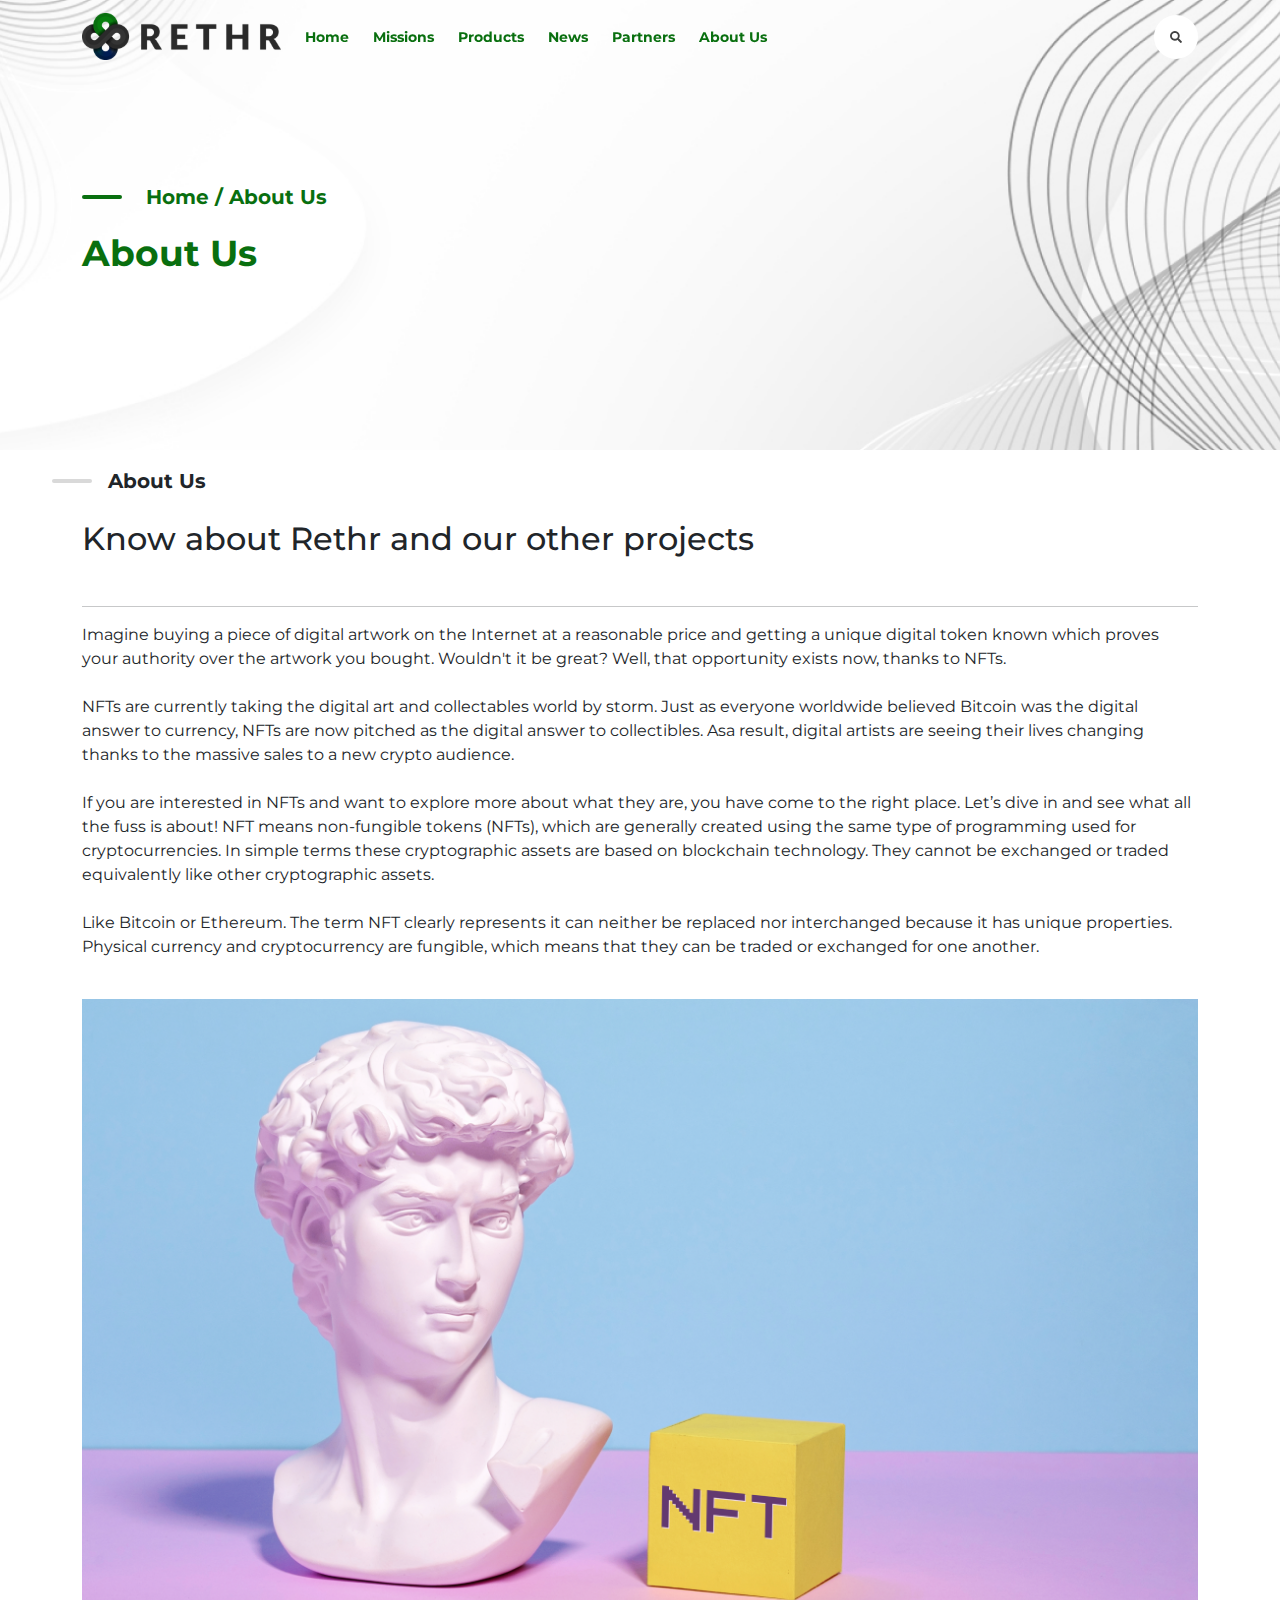
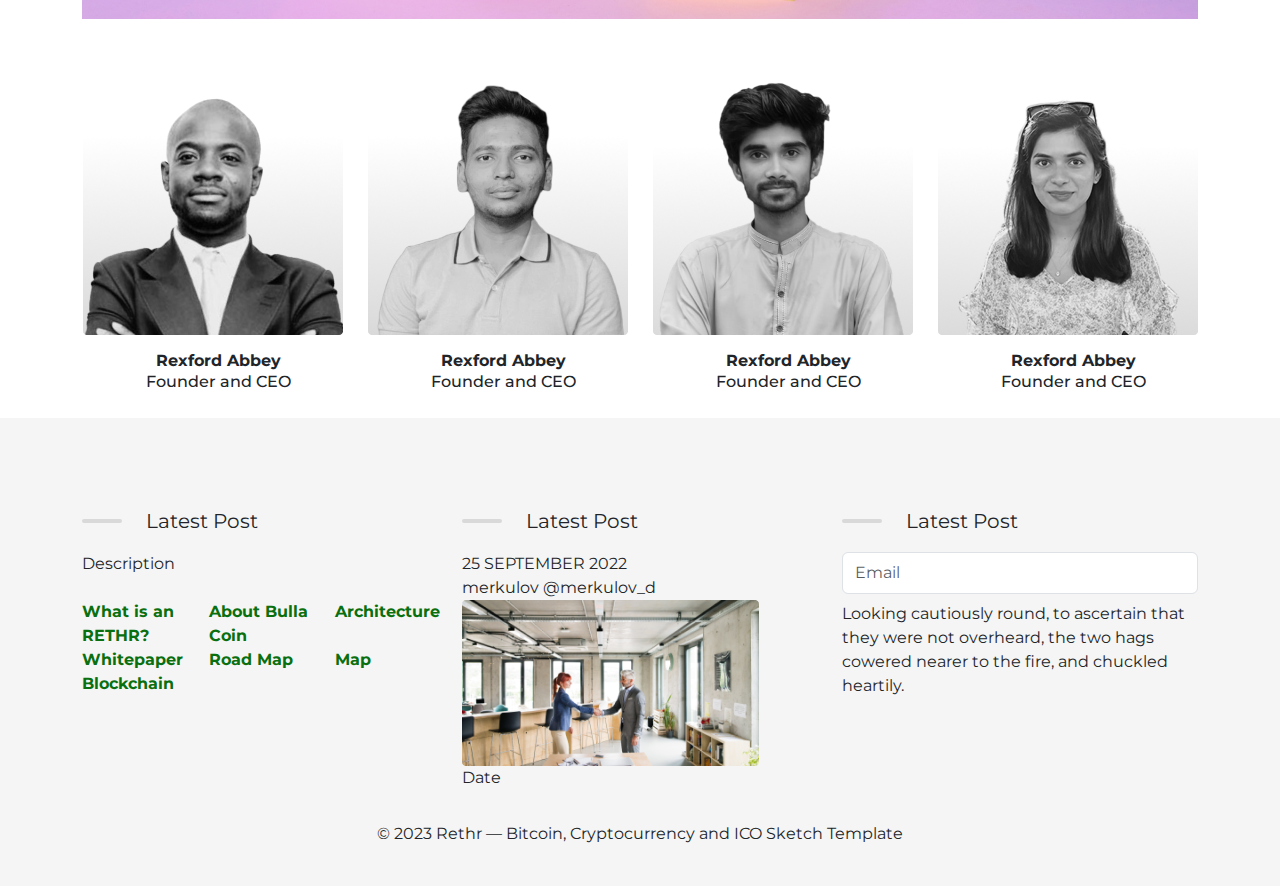
<file: src/html-pages/about-us.html>
<!doctype html>
<html lang="en">

<head>
    <meta charset="utf-8">
    <meta name="viewport" content="width=device-width, initial-scale=1">
    <title>Rethr</title>

    <!-- Bootstrap Link -->
    <link href="https://cdn.jsdelivr.net/npm/bootstrap@5.3.3/dist/css/bootstrap.min.css" rel="stylesheet"
        integrity="sha384-QWTKZyjpPEjISv5WaRU9OFeRpok6YctnYmDr5pNlyT2bRjXh0JMhjY6hW+ALEwIH" crossorigin="anonymous">

    <script src="https://ajax.googleapis.com/ajax/libs/jquery/3.7.1/jquery.min.js"></script>

    <!-- Css links -->
    <link rel="stylesheet" href="../css/main.css">


</head>

<body>
    <main class="position-relative ">
        <nav class="navbar navbar-expand-lg position-fixed top-0 start-0 w-100 z-index-1" id="navbar">
            <div class="container">
                <!-- Logo -->
                <a class="navbar-brand" href="#">
                    <img src="../assets/icons/logo.svg" alt="Logo">
                </a>
                <!-- Navbar Toggler for Mobile -->
                <button class="navbar-toggler border-0" type="button" data-bs-toggle="collapse" data-bs-target="#navbarNav"
                    aria-controls="navbarNav" aria-expanded="false" aria-label="Toggle navigation">
                    <span class="navbar-toggler-icon"></span>
                </button>
                <!-- Navbar Links -->
                <div class="collapse navbar-collapse justify-content-start " id="navbarNav">
                    <ul
                        class="navbar-nav me-auto d-flex justify-content-center justify-content-lg-start align-items-start gap-2">
                        <li class="nav-item">
                            <a class="nav-link nav-btn font-sm fw-bold text-capitalize" href="/">Home</a>
                        </li>
                        <li class="nav-item">
                            <a class="nav-link nav-btn font-sm fw-bold text-capitalize"
                                href="./missions.html">missions</a>
                        </li>
                        <li class="nav-item">
                            <a class="nav-link nav-btn font-sm fw-bold text-capitalize"
                                href="./products.html">products</a>
                        </li>
                        <li class="nav-item">
                            <a class="nav-link nav-btn font-sm fw-bold text-capitalize" href="./news.html">news</a>
                        </li>
                        <li class="nav-item">
                            <a class="nav-link nav-btn font-sm fw-bold text-capitalize"
                                href="./partners.html">partners</a>
                        </li>
                        <li class="nav-item">
                            <a class="nav-link nav-btn font-sm fw-bold text-capitalize" href="./about-us.html">about
                                us</a>
                        </li>
                    </ul>
                    <!-- Search Icon -->
                    <button class="d-none border-0 d-lg-flex justify-content-center align-content-center btn-width">
                        <img src="../assets/icons/search.svg" alt="">
                    </button>
                </div>
            </div>
        </nav>



        <!-- hero section -->

        <section class="pages-section">
            <div class="d-flex justify-content-lg-center align-items-center h-100">
                <div class="text-black container text-left font-2xl fw-bold">
                    <div class="d-flex flex-row align-items-center gap-4 pt-lg-3 pb-lg-3">
                        <div class="d-flex flex-row justify-content-center align-items-center">
                            <div class="bg-green rounded" style="width: 40px; height: 4px;"></div>
                        </div>
                        <span class=" font-weight-bold fs-5 text-green">Home / About Us</span>
                    </div>
                    <p class=" font-2xl  text-green fw-bold">About Us</p>
                </div>
            </div>
        </section>

        <div class="container d-flex flex-row align-items-center gap-3 pt-lg-3 pb-lg-3 py-4">
            <div class="d-flex flex-row justify-content-center align-items-center">
                <div class="bg-gray rounded" style="width: 40px; height: 4px; margin-left: -30px;"></div>
            </div>
            <span class=" fw-bolder fs-5 text-dark">About Us</span>
        </div>



        <section class="container py-2">
            <h2 class="section-title">Know about Rethr and our other projects
            </h2>
            <br>

            <hr class="section-underline">
            <p>

                Imagine buying a piece of digital artwork on the Internet at a reasonable price and getting a unique
                digital token known which proves your authority over the artwork you bought. Wouldn't it be great? Well,
                that opportunity exists now, thanks to NFTs.
                <br><br>
                NFTs are currently taking the digital art and collectables world by storm. Just as everyone worldwide
                believed Bitcoin was the digital answer to currency, NFTs are now pitched as the digital answer to
                collectibles. Asa result, digital artists are seeing their lives changing thanks to the massive sales to
                a new crypto audience.
                <br><br>
                If you are interested in NFTs and want to explore more about what they are, you have come to the right
                place. Let’s dive in and see what all the fuss is about! NFT means non-fungible tokens (NFTs), which are
                generally created using the same type of programming used for cryptocurrencies. In simple terms these
                cryptographic assets are based on blockchain technology. They cannot be exchanged or traded equivalently
                like other cryptographic assets.
                <br><br>
                Like Bitcoin or Ethereum. The term NFT clearly represents it can neither be replaced nor interchanged
                because it has unique properties. Physical currency and cryptocurrency are fungible, which means that
                they can be traded or exchanged for one another.

            </p>

            <img src="../assets/image/bg_3.png" alt="" class="img-fluid py-4">
        </section>
        <section class="container py-4">
            <div class="row">
                <div class="col-lg-3">
                    <div class="row">
                        <div class="col-12 col-sm-6 col-lg-12 text-center">
                            <img src="../assets/image/team_1.png" alt="">
                        </div>
                        <div class="col-12 col-sm-6 col-lg-12 ps-4 pt-3 text-center">
                            <h6 class="p-0 m-0 fw-bold">Rexford Abbey</h6>
                            <p class="p-0 m-0 fw-medium">Founder and CEO</p>
                        </div>
                    </div>
                </div>
                <div class="col-lg-3">
                    <div class="row">
                        <div class="col-12 col-sm-6 col-lg-12 text-center">
                            <img src="../assets/image/team_2.png" alt="">
                        </div>
                        <div class="col-12 col-sm-6 col-lg-12 ps-4 pt-3 text-center">
                            <h6 class="p-0 m-0 fw-bold">Rexford Abbey</h6>
                            <p class="p-0 m-0 fw-medium">Founder and CEO</p>
                        </div>
                    </div>
                </div>
                <div class="col-lg-3">
                    <div class="row">
                        <div class="col-12 col-sm-6 col-lg-12 text-center">
                            <img src="../assets/image/team_3.png" alt="">
                        </div>
                        <div class="col-12 col-sm-6 col-lg-12 ps-4 pt-3 text-center">
                            <h6 class="p-0 m-0 fw-bold">Rexford Abbey</h6>
                            <p class="p-0 m-0 fw-medium">Founder and CEO</p>
                        </div>
                    </div>
                </div>
                <div class="col-lg-3">
                    <div class="row">
                        <div class="col-12 col-sm-6 col-lg-12 text-center">
                            <img src="../assets/image/team_4.png" alt="">
                        </div>
                        <div class="col-12 col-sm-6 col-lg-12 ps-4 pt-3 text-center">
                            <h6 class="p-0 m-0 fw-bold">Rexford Abbey</h6>
                            <p class="p-0 m-0 fw-medium">Founder and CEO</p>
                        </div>
                    </div>
                </div>
            </div>
        </section>
        




        <!-- Footer Section -->

        <footer class="bg-gray-light text-dark py-4">
            <div class="container">
                <div class="row align-items-baseline">
                    <div class="col-md-4 mt-5">
                        <div class="col-12 d-flex flex-row align-items-center gap-4 pt-lg-3 pb-lg-3">
                            <div class="d-flex flex-row justify-content-center align-items-center">
                                <div class="bg-gray rounded" style="width: 40px; height: 4px;"></div>
                            </div>
                            <span class=" font-weight-bold fs-5 text-dark">Latest Post</span>
                        </div>
                        <p>Description</p>
                        <ul class="list-unstyled row py-2 ">
                            <li class="col-4"><a href="#" class="text-decoration-none text-green fw-bolder">What is an
                                    RETHR?</a></li>
                            <li class="col-4"><a href="#" class="text-decoration-none text-green fw-bolder">About Bulla
                                    Coin</a></li>
                            <li class="col-4"><a href="#"
                                    class="text-decoration-none text-green fw-bolder">Architecture</a></li>
                            <li class="col-4"><a href="#"
                                    class="text-decoration-none text-green fw-bolder">Whitepaper</a></li>
                            <li class="col-4"><a href="#" class="text-decoration-none text-green fw-bolder">Road Map</a>
                            </li>
                            <li class="col-4"><a href="#" class="text-decoration-none text-green fw-bolder">Map</a></li>
                            <li class="col-4"><a href="#"
                                    class="text-decoration-none text-green fw-bolder">Blockchain</a></li>
                        </ul>
                    </div>
                    <div class="col-md-4 mt-5">
                        <div class="col-12 d-flex flex-row align-items-center gap-4 pt-lg-3 pb-lg-3">
                            <div class="d-flex flex-row justify-content-center align-items-center">
                                <div class="bg-gray rounded" style="width: 40px; height: 4px;"></div>
                            </div>
                            <span class=" font-weight-bold fs-5 text-dark">Latest Post</span>
                        </div>
                        <p class="p-0 m-0">25 SEPTEMBER 2022
                        </p>
                        <p class="p-0 m-0">merkulov @merkulov_d

                        </p>
                        <!-- Image -->
                        <img src="../assets/image/Image_1.png" alt="Image" class="img-fluid">
                        <p>Date</p>
                    </div>
                    <div class="col-md-4 mt-5">
                        <div class="col-12 d-flex flex-row align-items-center gap-4 pt-lg-3 pb-lg-3">
                            <div class="d-flex flex-row justify-content-center align-items-center">
                                <div class="bg-gray rounded" style="width: 40px; height: 4px;"></div>
                            </div>
                            <span class=" font-weight-bold fs-5 text-dark">Latest Post</span>
                        </div>
                        <input type="email" class="form-control mb-2 py-2" placeholder="Email">
                        <p>Looking cautiously round, to ascertain that they were not overheard, the two hags cowered
                            nearer to the fire, and chuckled heartily.


                        </p>
                    </div>
                </div>
                <div class="row mt-3 text-center">
                    <p>© 2023 Rethr — Bitcoin, Cryptocurrency and ICO Sketch Template</p>
                </div>
            </div>
        </footer>




    </main>

    <!-- js script -->
    <script src="../js/main.js"></script>

    <!-- Bootstrap link -->
    <script src="https://cdn.jsdelivr.net/npm/bootstrap@5.3.3/dist/js/bootstrap.bundle.min.js"
        integrity="sha384-YvpcrYf0tY3lHB60NNkmXc5s9fDVZLESaAA55NDzOxhy9GkcIdslK1eN7N6jIeHz"
        crossorigin="anonymous"></script>
</body>

</html>
</file>
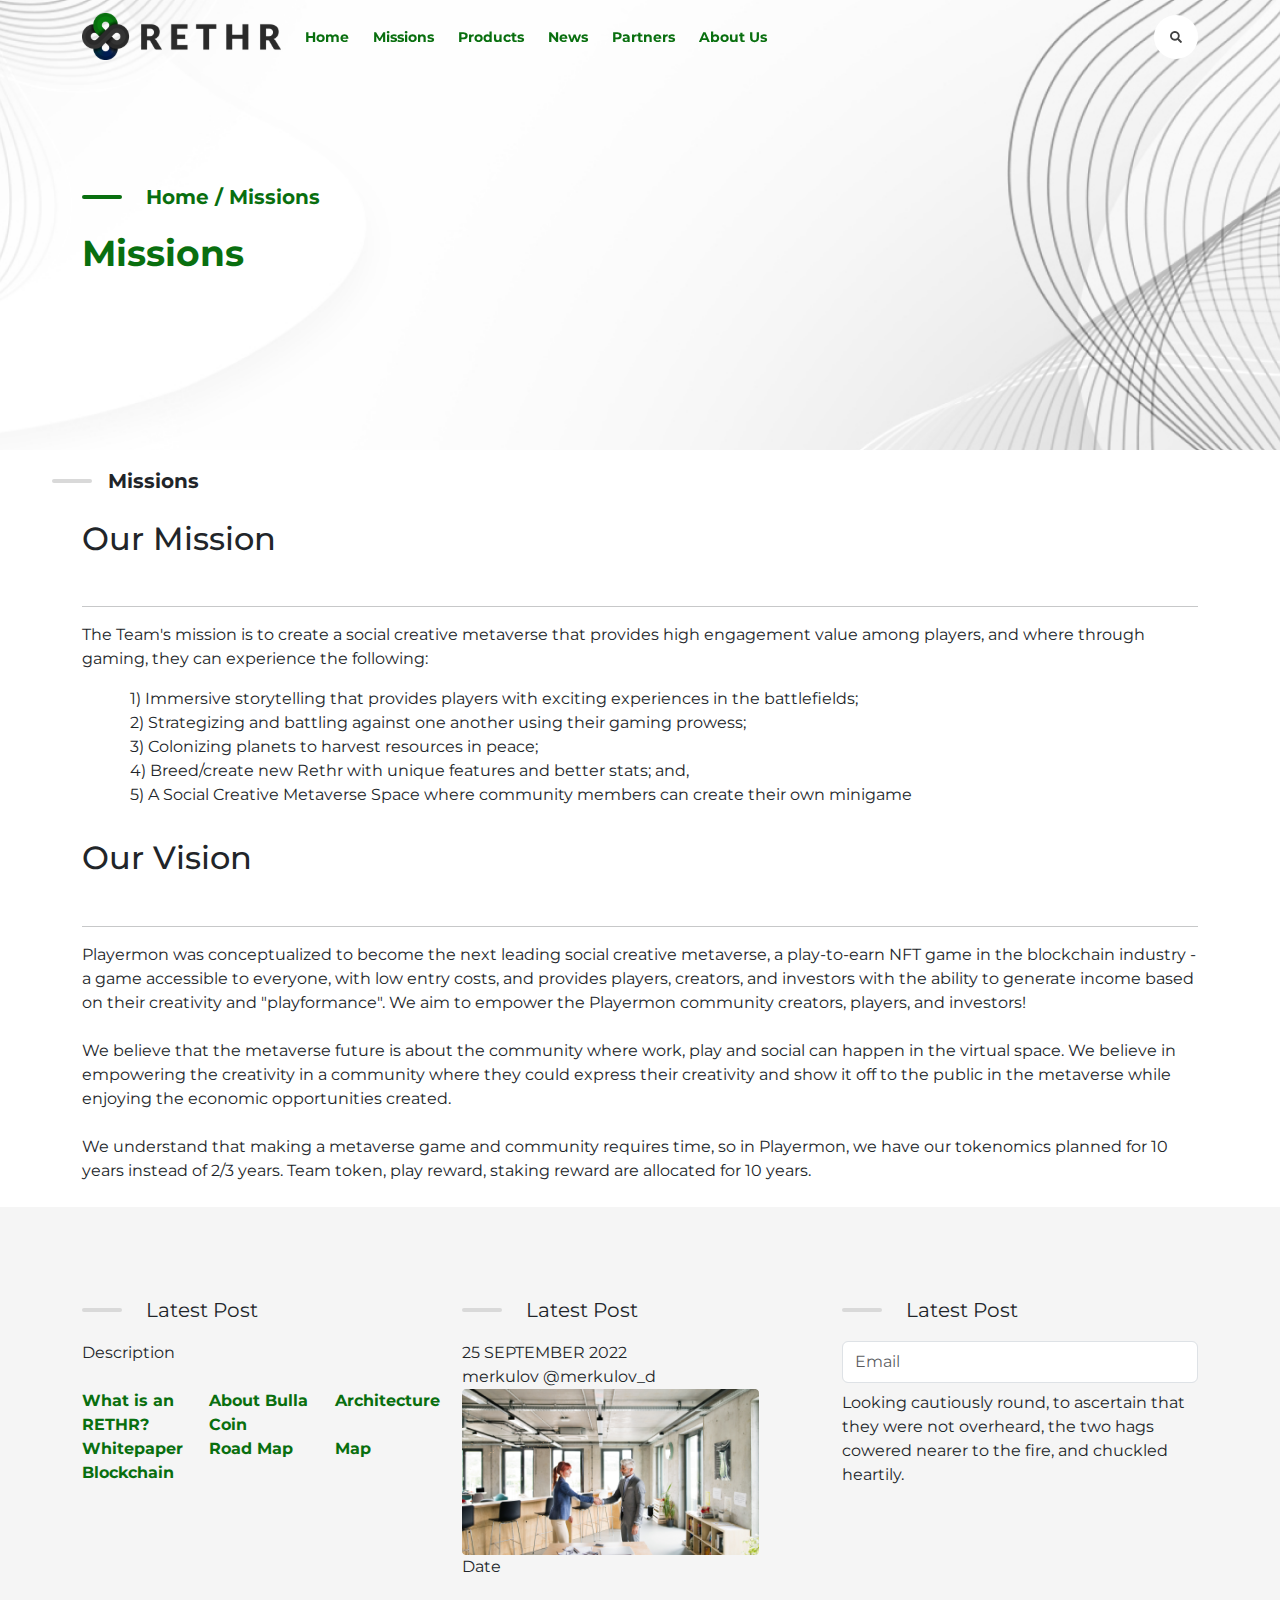
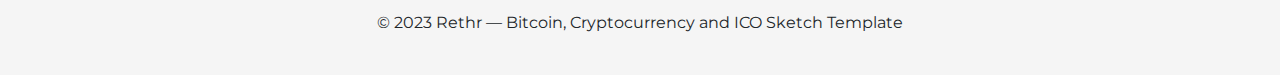
<file: src/html-pages/missions.html>
<!doctype html>
<html lang="en">

<head>
    <meta charset="utf-8">
    <meta name="viewport" content="width=device-width, initial-scale=1">
    <title>Rethr</title>

    <!-- Bootstrap Link -->
    <link href="https://cdn.jsdelivr.net/npm/bootstrap@5.3.3/dist/css/bootstrap.min.css" rel="stylesheet"
        integrity="sha384-QWTKZyjpPEjISv5WaRU9OFeRpok6YctnYmDr5pNlyT2bRjXh0JMhjY6hW+ALEwIH" crossorigin="anonymous">

    <script src="https://ajax.googleapis.com/ajax/libs/jquery/3.7.1/jquery.min.js"></script>

    <!-- Css links -->
    <link rel="stylesheet" href="../css/main.css">


</head>

<body>
    <main class="position-relative ">
        <nav class="navbar navbar-expand-lg position-fixed top-0 start-0 w-100 z-index-1" id="navbar">
            <div class="container">
                <!-- Logo -->
                <a class="navbar-brand" href="#">
                    <img src="../assets/icons/logo.svg" alt="Logo">
                </a>
                <!-- Navbar Toggler for Mobile -->
                <button class="navbar-toggler border-0" type="button" data-bs-toggle="collapse" data-bs-target="#navbarNav"
                    aria-controls="navbarNav" aria-expanded="false" aria-label="Toggle navigation">
                    <span class="navbar-toggler-icon"></span>
                </button>
                <!-- Navbar Links -->
                <div class="collapse navbar-collapse justify-content-start " id="navbarNav">
                    <ul
                        class="navbar-nav me-auto d-flex justify-content-center justify-content-lg-start align-items-start gap-2">
                        <li class="nav-item">
                            <a class="nav-link nav-btn font-sm fw-bold text-capitalize" href="/">Home</a>
                        </li>
                        <li class="nav-item">
                            <a class="nav-link nav-btn font-sm fw-bold text-capitalize"
                                href="./missions.html">missions</a>
                        </li>
                        <li class="nav-item">
                            <a class="nav-link nav-btn font-sm fw-bold text-capitalize"
                                href="./products.html">products</a>
                        </li>
                        <li class="nav-item">
                            <a class="nav-link nav-btn font-sm fw-bold text-capitalize" href="./news.html">news</a>
                        </li>
                        <li class="nav-item">
                            <a class="nav-link nav-btn font-sm fw-bold text-capitalize"
                                href="./partners.html">partners</a>
                        </li>
                        <li class="nav-item">
                            <a class="nav-link nav-btn font-sm fw-bold text-capitalize" href="./about-us.html">about
                                us</a>
                        </li>
                    </ul>
                    <!-- Search Icon -->
                    <button class="d-none border-0 d-lg-flex justify-content-center align-content-center btn-width">
                        <img src="../assets/icons/search.svg" alt="">
                    </button>
                </div>
            </div>
        </nav>



        <!-- hero section -->

        <section class="pages-section">
            <div class="d-flex justify-content-lg-center align-items-center h-100">
                <div class="text-black container text-left font-2xl fw-bold">
                    <div class="d-flex flex-row align-items-center gap-4 pt-lg-3 pb-lg-3">
                        <div class="d-flex flex-row justify-content-center align-items-center">
                            <div class="bg-green rounded" style="width: 40px; height: 4px;"></div>
                        </div>
                        <span class=" font-weight-bold fs-5 text-green">Home / Missions</span>
                    </div>
                    <p class=" font-2xl  text-green fw-bold">Missions</p>
                </div>
            </div>
        </section>
        <div class="container d-flex flex-row align-items-center gap-3 pt-lg-3 pb-lg-3 py-4">
            <div class="d-flex flex-row justify-content-center align-items-center">
                <div class="bg-gray rounded" style="width: 40px; height: 4px; margin-left: -30px;"></div>
            </div>
            <span class=" fw-bolder fs-5 text-dark">Missions</span>
        </div>

        <section class="container py-2">
            <h2 class="section-title">Our Mission</h2>
            <br>
            <hr class="section-underline">
            <p>

                The Team's mission is to create a social creative metaverse that provides high engagement value among
                players, and where through gaming, they can experience the following:

            </p>
            <ul class="list-unstyled ps-5">
                <li> 1) Immersive storytelling that provides players with exciting experiences in the battlefields;</li>
                <li> 2) Strategizing and battling against one another using their gaming prowess;</li>
                <li> 3) Colonizing planets to harvest resources in peace;</li>
                <li> 4) Breed/create new Rethr with unique features and better stats; and,</li>
                <li> 5) A Social Creative Metaverse Space where community members can create their own minigame</li>
            </ul>
        </section>

        <section class="container py-2">
            <h2 class="section-title">Our Vision
            </h2>
            <br>

            <hr class="section-underline">
            <p>

                Playermon was conceptualized to become the next leading social creative metaverse, a play-to-earn NFT
                game in the blockchain industry - a game accessible to everyone, with low entry costs, and provides
                players, creators, and investors with the ability to generate income based on their creativity and
                "playformance". We aim to empower the Playermon community creators, players, and investors!
                <br><br>
                We believe that the metaverse future is about the community where work, play and social can happen in
                the virtual space. We believe in empowering the creativity in a community where they could express their
                creativity and show it off to the public in the metaverse while enjoying the economic opportunities
                created.
                <br><br>
                We understand that making a metaverse game and community requires time, so in Playermon, we have our
                tokenomics planned for 10 years instead of 2/3 years. Team token, play reward, staking reward are
                allocated for 10 years.

            </p>

        </section>


        <!-- Footer Section -->

        <footer class="bg-gray-light text-dark py-4">
            <div class="container">
                <div class="row align-items-baseline">
                    <div class="col-md-4 mt-5">
                        <div class="col-12 d-flex flex-row align-items-center gap-4 pt-lg-3 pb-lg-3">
                            <div class="d-flex flex-row justify-content-center align-items-center">
                                <div class="bg-gray rounded" style="width: 40px; height: 4px;"></div>
                            </div>
                            <span class=" font-weight-bold fs-5 text-dark">Latest Post</span>
                        </div>
                        <p>Description</p>
                        <ul class="list-unstyled row py-2 ">
                            <li class="col-4"><a href="#" class="text-decoration-none text-green fw-bolder">What is an
                                    RETHR?</a></li>
                            <li class="col-4"><a href="#" class="text-decoration-none text-green fw-bolder">About Bulla
                                    Coin</a></li>
                            <li class="col-4"><a href="#"
                                    class="text-decoration-none text-green fw-bolder">Architecture</a></li>
                            <li class="col-4"><a href="#"
                                    class="text-decoration-none text-green fw-bolder">Whitepaper</a></li>
                            <li class="col-4"><a href="#" class="text-decoration-none text-green fw-bolder">Road Map</a>
                            </li>
                            <li class="col-4"><a href="#" class="text-decoration-none text-green fw-bolder">Map</a></li>
                            <li class="col-4"><a href="#"
                                    class="text-decoration-none text-green fw-bolder">Blockchain</a></li>
                        </ul>
                    </div>
                    <div class="col-md-4 mt-5">
                        <div class="col-12 d-flex flex-row align-items-center gap-4 pt-lg-3 pb-lg-3">
                            <div class="d-flex flex-row justify-content-center align-items-center">
                                <div class="bg-gray rounded" style="width: 40px; height: 4px;"></div>
                            </div>
                            <span class=" font-weight-bold fs-5 text-dark">Latest Post</span>
                        </div>
                        <p class="p-0 m-0">25 SEPTEMBER 2022
                        </p>
                        <p class="p-0 m-0">merkulov @merkulov_d

                        </p>
                        <!-- Image -->
                        <img src="../assets/image/Image_1.png" alt="Image" class="img-fluid">
                        <p>Date</p>
                    </div>
                    <div class="col-md-4 mt-5">
                        <div class="col-12 d-flex flex-row align-items-center gap-4 pt-lg-3 pb-lg-3">
                            <div class="d-flex flex-row justify-content-center align-items-center">
                                <div class="bg-gray rounded" style="width: 40px; height: 4px;"></div>
                            </div>
                            <span class=" font-weight-bold fs-5 text-dark">Latest Post</span>
                        </div>
                        <input type="email" class="form-control mb-2 py-2" placeholder="Email">
                        <p>Looking cautiously round, to ascertain that they were not overheard, the two hags cowered
                            nearer to the fire, and chuckled heartily.


                        </p>
                    </div>
                </div>
                <div class="row mt-3 text-center">
                    <p>© 2023 Rethr — Bitcoin, Cryptocurrency and ICO Sketch Template</p>
                </div>
            </div>
        </footer>




    </main>

    <!-- js script -->
    <script src="../js/main.js"></script>

    <!-- Bootstrap link -->
    <script src="https://cdn.jsdelivr.net/npm/bootstrap@5.3.3/dist/js/bootstrap.bundle.min.js"
        integrity="sha384-YvpcrYf0tY3lHB60NNkmXc5s9fDVZLESaAA55NDzOxhy9GkcIdslK1eN7N6jIeHz"
        crossorigin="anonymous"></script>
</body>

</html>
</file>
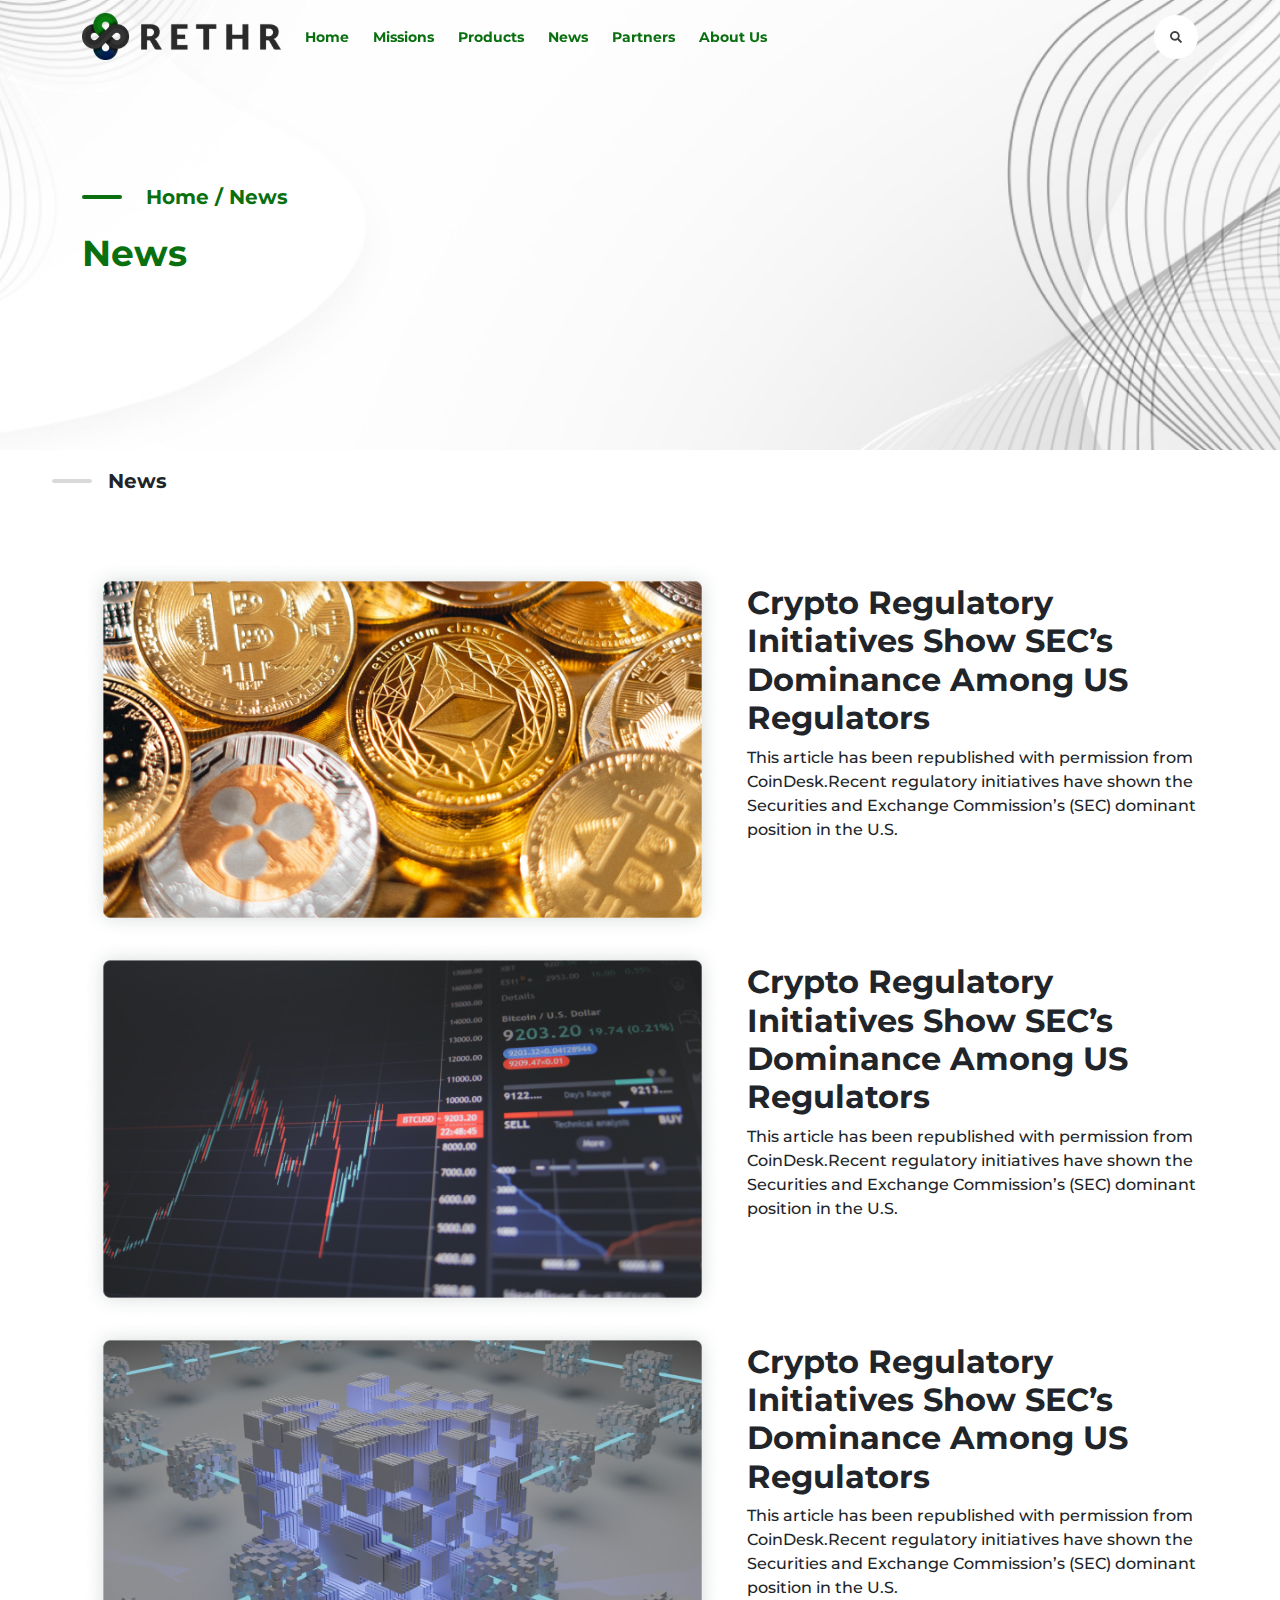
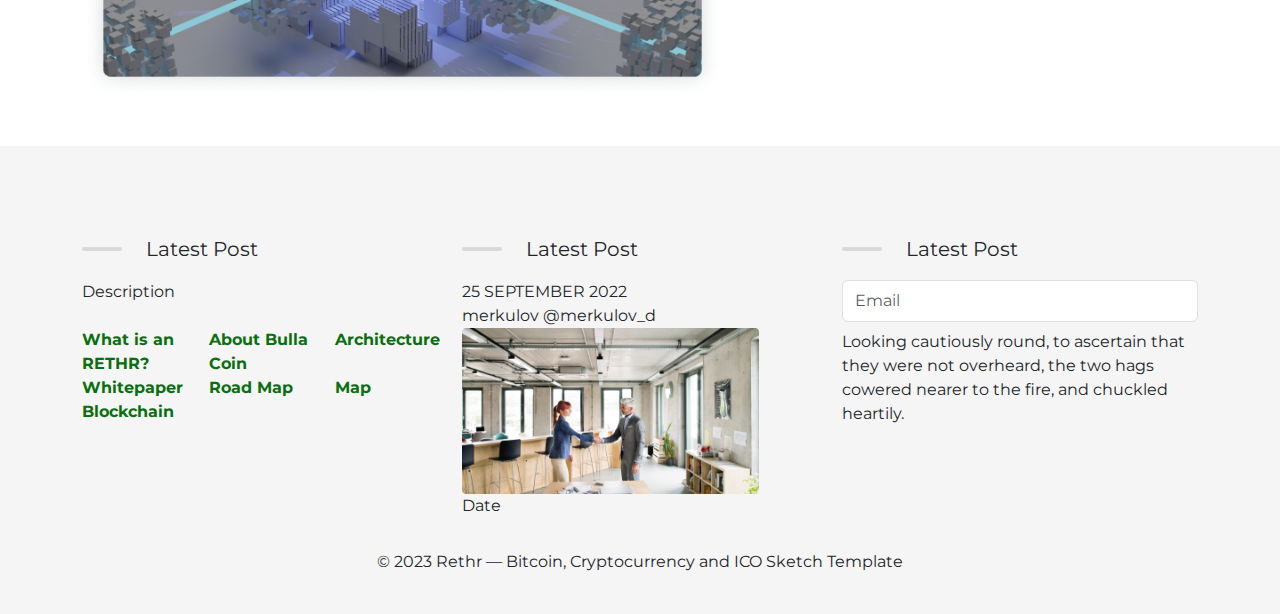
<file: src/html-pages/news.html>
<!doctype html>
<html lang="en">

<head>
    <meta charset="utf-8">
    <meta name="viewport" content="width=device-width, initial-scale=1">
    <title>Rethr</title>

    <!-- Bootstrap Link -->
    <link href="https://cdn.jsdelivr.net/npm/bootstrap@5.3.3/dist/css/bootstrap.min.css" rel="stylesheet"
        integrity="sha384-QWTKZyjpPEjISv5WaRU9OFeRpok6YctnYmDr5pNlyT2bRjXh0JMhjY6hW+ALEwIH" crossorigin="anonymous">

    <script src="https://ajax.googleapis.com/ajax/libs/jquery/3.7.1/jquery.min.js"></script>

    <!-- Css links -->
    <link rel="stylesheet" href="../css/main.css">


</head>

<body>
    <main class="position-relative ">
        <nav class="navbar navbar-expand-lg position-fixed top-0 start-0 w-100 z-index-1" id="navbar">
            <div class="container">
                <!-- Logo -->
                <a class="navbar-brand" href="#">
                    <img src="../assets/icons/logo.svg" alt="Logo">
                </a>
                <!-- Navbar Toggler for Mobile -->
                <button class="navbar-toggler border-0" type="button" data-bs-toggle="collapse" data-bs-target="#navbarNav"
                    aria-controls="navbarNav" aria-expanded="false" aria-label="Toggle navigation">
                    <span class="navbar-toggler-icon"></span>
                </button>
                <!-- Navbar Links -->
                <div class="collapse navbar-collapse justify-content-start " id="navbarNav">
                    <ul
                        class="navbar-nav me-auto d-flex justify-content-center justify-content-lg-start align-items-start gap-2">
                        <li class="nav-item">
                            <a class="nav-link nav-btn font-sm fw-bold text-capitalize" href="/">Home</a>
                        </li>
                        <li class="nav-item">
                            <a class="nav-link nav-btn font-sm fw-bold text-capitalize"
                                href="./missions.html">missions</a>
                        </li>
                        <li class="nav-item">
                            <a class="nav-link nav-btn font-sm fw-bold text-capitalize"
                                href="./products.html">products</a>
                        </li>
                        <li class="nav-item">
                            <a class="nav-link nav-btn font-sm fw-bold text-capitalize" href="./news.html">news</a>
                        </li>
                        <li class="nav-item">
                            <a class="nav-link nav-btn font-sm fw-bold text-capitalize"
                                href="./partners.html">partners</a>
                        </li>
                        <li class="nav-item">
                            <a class="nav-link nav-btn font-sm fw-bold text-capitalize" href="./about-us.html">about
                                us</a>
                        </li>
                    </ul>
                    <!-- Search Icon -->
                    <button class="d-none border-0 d-lg-flex justify-content-center align-content-center btn-width">
                        <img src="../assets/icons/search.svg" alt="">
                    </button>
                </div>
            </div>
        </nav>



        <!-- hero section -->

        <section class="pages-section">
            <div class="d-flex justify-content-lg-center align-items-center h-100">
                <div class="text-black container text-left font-2xl fw-bold">
                    <div class="d-flex flex-row align-items-center gap-4 pt-lg-3 pb-lg-3">
                        <div class="d-flex flex-row justify-content-center align-items-center">
                            <div class="bg-green rounded" style="width: 40px; height: 4px;"></div>
                        </div>
                        <span class=" font-weight-bold fs-5 text-green">Home / News</span>
                    </div>
                    <p class=" font-2xl  text-green fw-bold">News</p>
                </div>
            </div>
        </section>

        <div class="container d-flex flex-row align-items-center gap-3 pt-lg-3 pb-lg-3 py-4">
            <div class="d-flex flex-row justify-content-center align-items-center">
                <div class="bg-gray rounded" style="width: 40px; height: 4px; margin-left: -30px;"></div>
            </div>
            <span class=" fw-bolder fs-5 text-dark">News</span>
        </div>

        <section class="container py-5">
            <div class="row">
                <div class="col-lg-7">
                    <img src="../assets/image/new_1.png" class="img-fluid" alt="Image">
                </div>

                <div class="col-lg-5 py-4">
                    <div class="content">
                        <h2 class="fw-bolder">Crypto Regulatory Initiatives Show SEC’s Dominance Among US Regulators</h2>
                        <p class="fw-medium">This article has been republished with permission from CoinDesk.Recent regulatory initiatives have shown the Securities and Exchange Commission’s (SEC) dominant position in the U.S.</p>
                    </div>
                </div>
            </div>
            <div class="row">
                <div class="col-lg-7">
                    <img src="../assets/image/news_2.png" class="img-fluid" alt="Image">
                </div>

                <div class="col-lg-5 py-4">
                    <div class="content">
                        <h2 class="fw-bolder">Crypto Regulatory Initiatives Show SEC’s Dominance Among US Regulators</h2>
                        <p class="fw-medium">This article has been republished with permission from CoinDesk.Recent regulatory initiatives have shown the Securities and Exchange Commission’s (SEC) dominant position in the U.S.</p>
                    </div>
                </div>
            </div>
            <div class="row">
                <div class="col-lg-7">
                    <img src="../assets/image/news_3.png" class="img-fluid" alt="Image">
                </div>

                <div class="col-lg-5 py-4">
                    <div class="content">
                        <h2 class="fw-bolder">Crypto Regulatory Initiatives Show SEC’s Dominance Among US Regulators</h2>
                        <p class="fw-medium">This article has been republished with permission from CoinDesk.Recent regulatory initiatives have shown the Securities and Exchange Commission’s (SEC) dominant position in the U.S.</p>
                    </div>
                </div>
            </div>
        </section>



        <!-- Footer Section -->

        <footer class="bg-gray-light text-dark py-4">
            <div class="container">
                <div class="row align-items-baseline">
                    <div class="col-md-4 mt-5">
                        <div class="col-12 d-flex flex-row align-items-center gap-4 pt-lg-3 pb-lg-3">
                            <div class="d-flex flex-row justify-content-center align-items-center">
                                <div class="bg-gray rounded" style="width: 40px; height: 4px;"></div>
                            </div>
                            <span class=" font-weight-bold fs-5 text-dark">Latest Post</span>
                        </div>
                        <p>Description</p>
                        <ul class="list-unstyled row py-2 ">
                            <li class="col-4"><a href="#" class="text-decoration-none text-green fw-bolder">What is an
                                    RETHR?</a></li>
                            <li class="col-4"><a href="#" class="text-decoration-none text-green fw-bolder">About Bulla
                                    Coin</a></li>
                            <li class="col-4"><a href="#"
                                    class="text-decoration-none text-green fw-bolder">Architecture</a></li>
                            <li class="col-4"><a href="#"
                                    class="text-decoration-none text-green fw-bolder">Whitepaper</a></li>
                            <li class="col-4"><a href="#" class="text-decoration-none text-green fw-bolder">Road Map</a>
                            </li>
                            <li class="col-4"><a href="#" class="text-decoration-none text-green fw-bolder">Map</a></li>
                            <li class="col-4"><a href="#"
                                    class="text-decoration-none text-green fw-bolder">Blockchain</a></li>
                        </ul>
                    </div>
                    <div class="col-md-4 mt-5">
                        <div class="col-12 d-flex flex-row align-items-center gap-4 pt-lg-3 pb-lg-3">
                            <div class="d-flex flex-row justify-content-center align-items-center">
                                <div class="bg-gray rounded" style="width: 40px; height: 4px;"></div>
                            </div>
                            <span class=" font-weight-bold fs-5 text-dark">Latest Post</span>
                        </div>
                        <p class="p-0 m-0">25 SEPTEMBER 2022
                        </p>
                        <p class="p-0 m-0">merkulov @merkulov_d

                        </p>
                        <!-- Image -->
                        <img src="../assets/image/Image_1.png" alt="Image" class="img-fluid">
                        <p>Date</p>
                    </div>
                    <div class="col-md-4 mt-5">
                        <div class="col-12 d-flex flex-row align-items-center gap-4 pt-lg-3 pb-lg-3">
                            <div class="d-flex flex-row justify-content-center align-items-center">
                                <div class="bg-gray rounded" style="width: 40px; height: 4px;"></div>
                            </div>
                            <span class=" font-weight-bold fs-5 text-dark">Latest Post</span>
                        </div>
                        <input type="email" class="form-control mb-2 py-2" placeholder="Email">
                        <p>Looking cautiously round, to ascertain that they were not overheard, the two hags cowered
                            nearer to the fire, and chuckled heartily.


                        </p>
                    </div>
                </div>
                <div class="row mt-3 text-center">
                    <p>© 2023 Rethr — Bitcoin, Cryptocurrency and ICO Sketch Template</p>
                </div>
            </div>
        </footer>




    </main>

    <!-- js script -->
    <script src="../js/main.js"></script>

    <!-- Bootstrap link -->
    <script src="https://cdn.jsdelivr.net/npm/bootstrap@5.3.3/dist/js/bootstrap.bundle.min.js"
        integrity="sha384-YvpcrYf0tY3lHB60NNkmXc5s9fDVZLESaAA55NDzOxhy9GkcIdslK1eN7N6jIeHz"
        crossorigin="anonymous"></script>
</body>

</html>
</file>
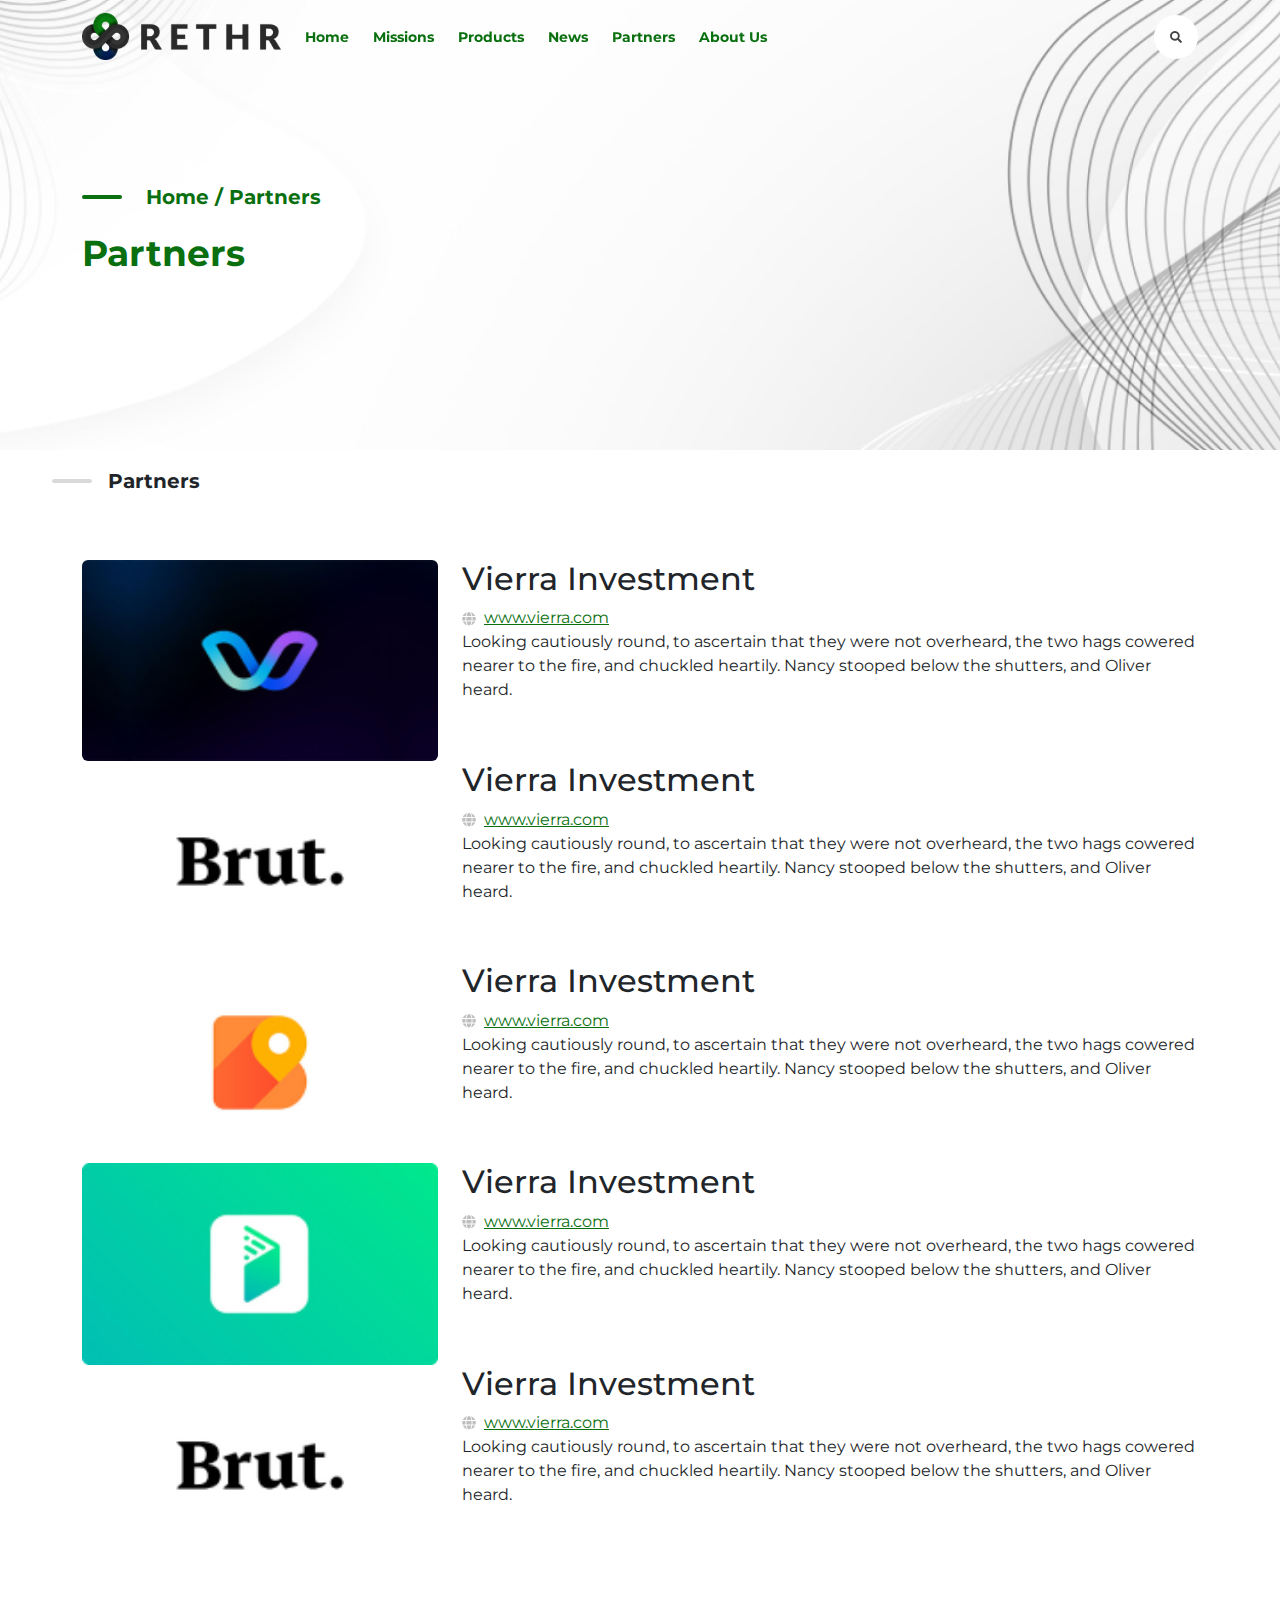
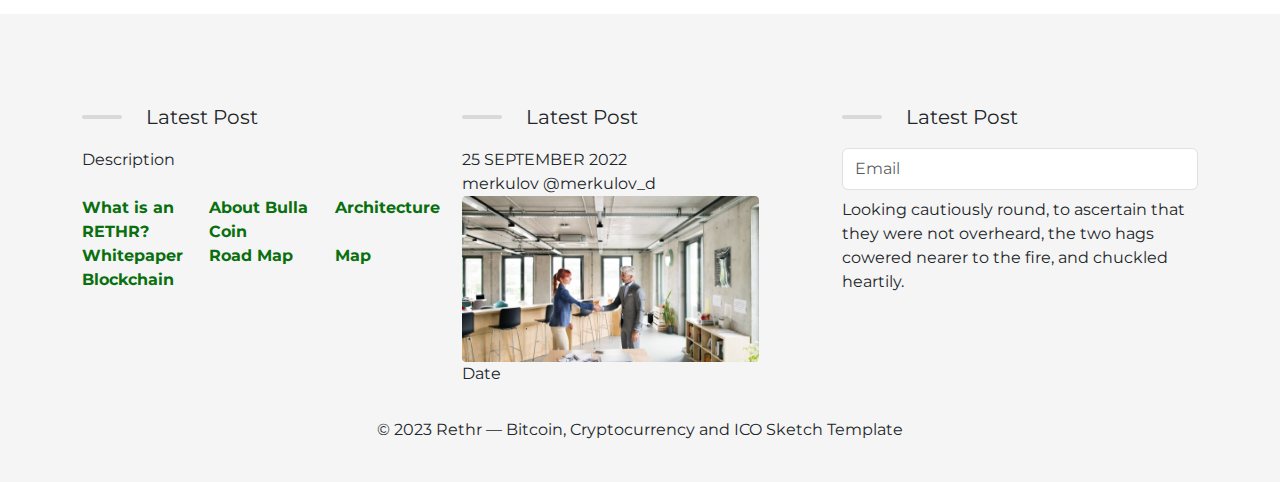
<file: src/html-pages/partners.html>
<!doctype html>
<html lang="en">

<head>
    <meta charset="utf-8">
    <meta name="viewport" content="width=device-width, initial-scale=1">
    <title>Rethr</title>

    <!-- Bootstrap Link -->
    <link href="https://cdn.jsdelivr.net/npm/bootstrap@5.3.3/dist/css/bootstrap.min.css" rel="stylesheet"
        integrity="sha384-QWTKZyjpPEjISv5WaRU9OFeRpok6YctnYmDr5pNlyT2bRjXh0JMhjY6hW+ALEwIH" crossorigin="anonymous">

    <script src="https://ajax.googleapis.com/ajax/libs/jquery/3.7.1/jquery.min.js"></script>

    <!-- Css links -->
    <link rel="stylesheet" href="../css/main.css">


</head>

<body>
    <main class="position-relative ">
        <nav class="navbar navbar-expand-lg position-fixed top-0 start-0 w-100 z-index-1" id="navbar">
            <div class="container">
                <!-- Logo -->
                <a class="navbar-brand" href="#">
                    <img src="../assets/icons/logo.svg" alt="Logo">
                </a>
                <!-- Navbar Toggler for Mobile -->
                <button class="navbar-toggler border-0" type="button" data-bs-toggle="collapse" data-bs-target="#navbarNav"
                    aria-controls="navbarNav" aria-expanded="false" aria-label="Toggle navigation">
                    <span class="navbar-toggler-icon"></span>
                </button>
                <!-- Navbar Links -->
                <div class="collapse navbar-collapse justify-content-start " id="navbarNav">
                    <ul
                        class="navbar-nav me-auto d-flex justify-content-center justify-content-lg-start align-items-start gap-2">
                        <li class="nav-item">
                            <a class="nav-link nav-btn font-sm fw-bold text-capitalize" href="/">Home</a>
                        </li>
                        <li class="nav-item">
                            <a class="nav-link nav-btn font-sm fw-bold text-capitalize"
                                href="./missions.html">missions</a>
                        </li>
                        <li class="nav-item">
                            <a class="nav-link nav-btn font-sm fw-bold text-capitalize"
                                href="./products.html">products</a>
                        </li>
                        <li class="nav-item">
                            <a class="nav-link nav-btn font-sm fw-bold text-capitalize" href="./news.html">news</a>
                        </li>
                        <li class="nav-item">
                            <a class="nav-link nav-btn font-sm fw-bold text-capitalize"
                                href="./partners.html">partners</a>
                        </li>
                        <li class="nav-item">
                            <a class="nav-link nav-btn font-sm fw-bold text-capitalize" href="./about-us.html">about
                                us</a>
                        </li>
                    </ul>
                    <!-- Search Icon -->
                    <button class="d-none border-0 d-lg-flex justify-content-center align-content-center btn-width">
                        <img src="../assets/icons/search.svg" alt="">
                    </button>
                </div>
            </div>
        </nav>



        <!-- hero section -->

        <section class="pages-section">
            <div class="d-flex justify-content-lg-center align-items-center h-100">
                <div class="text-black container text-left font-2xl fw-bold">
                    <div class="d-flex flex-row align-items-center gap-4 pt-lg-3 pb-lg-3">
                        <div class="d-flex flex-row justify-content-center align-items-center">
                            <div class="bg-green rounded" style="width: 40px; height: 4px;"></div>
                        </div>
                        <span class=" font-weight-bold fs-5 text-green">Home / Partners</span>
                    </div>
                    <p class=" font-2xl  text-green fw-bold">Partners</p>
                </div>
            </div>
        </section>

        <div class="container d-flex flex-row align-items-center gap-3 pt-lg-3 pb-lg-3 py-4">
            <div class="d-flex flex-row justify-content-center align-items-center">
                <div class="bg-gray rounded" style="width: 40px; height: 4px; margin-left: -30px;"></div>
            </div>
            <span class=" fw-bolder fs-5 text-dark">Partners</span>
        </div>

        <div class="container py-5">
            <div class="row">
                <div class="col-lg-4">
                    <img src="../assets/image/part_1.png" class="w-100 h-100 rounded" alt="Image">
                </div>
                <div class="col-lg-8">
                    <div class="content">
                        <h2>Vierra Investment</h2>
                        <div class="d-flex justify-content-start gap-2 align-items-center">
                            <svg xmlns="http://www.w3.org/2000/svg" width="14" height="15" viewBox="0 0 14 15"
                                fill="none">
                                <path fill-rule="evenodd" clip-rule="evenodd"
                                    d="M9.43357 5.12499H4.59374C4.79426 3.88541 5.11327 2.88281 5.55077 2.11718C5.98827 1.35156 6.47134 0.96875 6.99998 0.96875C7.52863 0.96875 8.0117 1.35156 8.4492 2.11718C8.8867 2.88281 9.21482 3.88541 9.43357 5.12499ZM4.37499 7.74998C4.37499 7.16665 4.40233 6.58332 4.45702 5.99999H9.54295C9.59763 6.58332 9.62498 7.16665 9.62498 7.74998C9.62498 8.33332 9.59763 8.91665 9.54295 9.49999H4.45702C4.40233 8.91665 4.37499 8.33332 4.37499 7.74998ZM10.3086 5.12499H13.2617C12.8606 4.1953 12.2819 3.38867 11.5254 2.70507C10.7689 2.02148 9.90753 1.53385 8.94139 1.24219C9.5794 2.15364 10.0351 3.44791 10.3086 5.12499ZM5.05858 1.24219C4.40233 2.15364 3.94661 3.44791 3.6914 5.12499H0.73828C1.13932 4.1953 1.7181 3.38867 2.4746 2.70507C3.23111 2.02148 4.09244 1.53385 5.05858 1.24219ZM13.7812 7.74998C13.7812 7.16665 13.6992 6.58332 13.5351 5.99999H10.4179C10.4726 6.60155 10.5 7.18488 10.5 7.74998C10.5 8.31509 10.4726 8.89842 10.4179 9.49999H13.5351C13.6992 8.91665 13.7812 8.33332 13.7812 7.74998ZM3.49999 7.74998C3.49999 8.29686 3.52734 8.88019 3.58202 9.49999H0.464843C0.300781 8.89842 0.21875 8.31509 0.21875 7.74998C0.21875 7.18488 0.300781 6.60155 0.464843 5.99999H3.58202C3.52734 6.60155 3.49999 7.18488 3.49999 7.74998ZM8.4492 13.3828C8.8867 12.6172 9.20571 11.6146 9.40623 10.375H4.59374C4.79426 11.6146 5.11327 12.6172 5.55077 13.3828C5.98827 14.1484 6.47134 14.5312 6.99998 14.5312C7.52863 14.5312 8.0117 14.1484 8.4492 13.3828ZM8.94139 14.2578C9.59763 13.3463 10.0534 12.0521 10.3086 10.375H13.2617C12.8606 11.3047 12.2819 12.1113 11.5254 12.7949C10.7689 13.4785 9.90753 13.9661 8.94139 14.2578ZM3.6914 10.375H0.73828C1.13932 11.3047 1.7181 12.1113 2.4746 12.7949C3.23111 13.4785 4.09244 13.9661 5.05858 14.2578C4.42056 13.3463 3.96483 12.0521 3.6914 10.375Z"
                                    fill="#BFBFBF" />
                            </svg>
                            <p class="content-url text-decoration-underline mb-0 text-green">www.vierra.com</p>
                        </div>
                        <p>Looking cautiously round, to ascertain that they were not overheard, the two hags cowered
                            nearer to the fire, and chuckled heartily. Nancy stooped below the shutters, and Oliver
                            heard.</p>
                    </div>
                </div>
            </div>
            <div class="row">
                <div class="col-lg-4">
                    <img src="../assets/image/part_2.png" class="w-100 h-100 rounded" alt="Image">
                </div>
                <div class="col-lg-8">
                    <div class="content">
                        <h2>Vierra Investment</h2>
                        <div class="d-flex justify-content-start gap-2 align-items-center">
                            <svg xmlns="http://www.w3.org/2000/svg" width="14" height="15" viewBox="0 0 14 15"
                                fill="none">
                                <path fill-rule="evenodd" clip-rule="evenodd"
                                    d="M9.43357 5.12499H4.59374C4.79426 3.88541 5.11327 2.88281 5.55077 2.11718C5.98827 1.35156 6.47134 0.96875 6.99998 0.96875C7.52863 0.96875 8.0117 1.35156 8.4492 2.11718C8.8867 2.88281 9.21482 3.88541 9.43357 5.12499ZM4.37499 7.74998C4.37499 7.16665 4.40233 6.58332 4.45702 5.99999H9.54295C9.59763 6.58332 9.62498 7.16665 9.62498 7.74998C9.62498 8.33332 9.59763 8.91665 9.54295 9.49999H4.45702C4.40233 8.91665 4.37499 8.33332 4.37499 7.74998ZM10.3086 5.12499H13.2617C12.8606 4.1953 12.2819 3.38867 11.5254 2.70507C10.7689 2.02148 9.90753 1.53385 8.94139 1.24219C9.5794 2.15364 10.0351 3.44791 10.3086 5.12499ZM5.05858 1.24219C4.40233 2.15364 3.94661 3.44791 3.6914 5.12499H0.73828C1.13932 4.1953 1.7181 3.38867 2.4746 2.70507C3.23111 2.02148 4.09244 1.53385 5.05858 1.24219ZM13.7812 7.74998C13.7812 7.16665 13.6992 6.58332 13.5351 5.99999H10.4179C10.4726 6.60155 10.5 7.18488 10.5 7.74998C10.5 8.31509 10.4726 8.89842 10.4179 9.49999H13.5351C13.6992 8.91665 13.7812 8.33332 13.7812 7.74998ZM3.49999 7.74998C3.49999 8.29686 3.52734 8.88019 3.58202 9.49999H0.464843C0.300781 8.89842 0.21875 8.31509 0.21875 7.74998C0.21875 7.18488 0.300781 6.60155 0.464843 5.99999H3.58202C3.52734 6.60155 3.49999 7.18488 3.49999 7.74998ZM8.4492 13.3828C8.8867 12.6172 9.20571 11.6146 9.40623 10.375H4.59374C4.79426 11.6146 5.11327 12.6172 5.55077 13.3828C5.98827 14.1484 6.47134 14.5312 6.99998 14.5312C7.52863 14.5312 8.0117 14.1484 8.4492 13.3828ZM8.94139 14.2578C9.59763 13.3463 10.0534 12.0521 10.3086 10.375H13.2617C12.8606 11.3047 12.2819 12.1113 11.5254 12.7949C10.7689 13.4785 9.90753 13.9661 8.94139 14.2578ZM3.6914 10.375H0.73828C1.13932 11.3047 1.7181 12.1113 2.4746 12.7949C3.23111 13.4785 4.09244 13.9661 5.05858 14.2578C4.42056 13.3463 3.96483 12.0521 3.6914 10.375Z"
                                    fill="#BFBFBF" />
                            </svg>
                            <p class="content-url text-decoration-underline mb-0 text-green">www.vierra.com</p>
                        </div>
                        <p>Looking cautiously round, to ascertain that they were not overheard, the two hags cowered
                            nearer to the fire, and chuckled heartily. Nancy stooped below the shutters, and Oliver
                            heard.</p>
                    </div>
                </div>
            </div>
            <div class="row">
                <div class="col-lg-4">
                    <img src="../assets/image/part_4.png" class="w-100 h-100 rounded" alt="Image">
                </div>
                <div class="col-lg-8">
                    <div class="content">
                        <h2>Vierra Investment</h2>
                        <div class="d-flex justify-content-start gap-2 align-items-center">
                            <svg xmlns="http://www.w3.org/2000/svg" width="14" height="15" viewBox="0 0 14 15"
                                fill="none">
                                <path fill-rule="evenodd" clip-rule="evenodd"
                                    d="M9.43357 5.12499H4.59374C4.79426 3.88541 5.11327 2.88281 5.55077 2.11718C5.98827 1.35156 6.47134 0.96875 6.99998 0.96875C7.52863 0.96875 8.0117 1.35156 8.4492 2.11718C8.8867 2.88281 9.21482 3.88541 9.43357 5.12499ZM4.37499 7.74998C4.37499 7.16665 4.40233 6.58332 4.45702 5.99999H9.54295C9.59763 6.58332 9.62498 7.16665 9.62498 7.74998C9.62498 8.33332 9.59763 8.91665 9.54295 9.49999H4.45702C4.40233 8.91665 4.37499 8.33332 4.37499 7.74998ZM10.3086 5.12499H13.2617C12.8606 4.1953 12.2819 3.38867 11.5254 2.70507C10.7689 2.02148 9.90753 1.53385 8.94139 1.24219C9.5794 2.15364 10.0351 3.44791 10.3086 5.12499ZM5.05858 1.24219C4.40233 2.15364 3.94661 3.44791 3.6914 5.12499H0.73828C1.13932 4.1953 1.7181 3.38867 2.4746 2.70507C3.23111 2.02148 4.09244 1.53385 5.05858 1.24219ZM13.7812 7.74998C13.7812 7.16665 13.6992 6.58332 13.5351 5.99999H10.4179C10.4726 6.60155 10.5 7.18488 10.5 7.74998C10.5 8.31509 10.4726 8.89842 10.4179 9.49999H13.5351C13.6992 8.91665 13.7812 8.33332 13.7812 7.74998ZM3.49999 7.74998C3.49999 8.29686 3.52734 8.88019 3.58202 9.49999H0.464843C0.300781 8.89842 0.21875 8.31509 0.21875 7.74998C0.21875 7.18488 0.300781 6.60155 0.464843 5.99999H3.58202C3.52734 6.60155 3.49999 7.18488 3.49999 7.74998ZM8.4492 13.3828C8.8867 12.6172 9.20571 11.6146 9.40623 10.375H4.59374C4.79426 11.6146 5.11327 12.6172 5.55077 13.3828C5.98827 14.1484 6.47134 14.5312 6.99998 14.5312C7.52863 14.5312 8.0117 14.1484 8.4492 13.3828ZM8.94139 14.2578C9.59763 13.3463 10.0534 12.0521 10.3086 10.375H13.2617C12.8606 11.3047 12.2819 12.1113 11.5254 12.7949C10.7689 13.4785 9.90753 13.9661 8.94139 14.2578ZM3.6914 10.375H0.73828C1.13932 11.3047 1.7181 12.1113 2.4746 12.7949C3.23111 13.4785 4.09244 13.9661 5.05858 14.2578C4.42056 13.3463 3.96483 12.0521 3.6914 10.375Z"
                                    fill="#BFBFBF" />
                            </svg>
                            <p class="content-url text-decoration-underline mb-0 text-green">www.vierra.com</p>
                        </div>
                        <p>Looking cautiously round, to ascertain that they were not overheard, the two hags cowered
                            nearer to the fire, and chuckled heartily. Nancy stooped below the shutters, and Oliver
                            heard.</p>
                    </div>
                </div>
            </div>
            <div class="row">
                <div class="col-lg-4">
                    <img src="../assets/image/part_3.png" class="w-100 h-100 rounded" alt="Image">
                </div>
                <div class="col-lg-8">
                    <div class="content">
                        <h2>Vierra Investment</h2>
                        <div class="d-flex justify-content-start gap-2 align-items-center">
                            <svg xmlns="http://www.w3.org/2000/svg" width="14" height="15" viewBox="0 0 14 15"
                                fill="none">
                                <path fill-rule="evenodd" clip-rule="evenodd"
                                    d="M9.43357 5.12499H4.59374C4.79426 3.88541 5.11327 2.88281 5.55077 2.11718C5.98827 1.35156 6.47134 0.96875 6.99998 0.96875C7.52863 0.96875 8.0117 1.35156 8.4492 2.11718C8.8867 2.88281 9.21482 3.88541 9.43357 5.12499ZM4.37499 7.74998C4.37499 7.16665 4.40233 6.58332 4.45702 5.99999H9.54295C9.59763 6.58332 9.62498 7.16665 9.62498 7.74998C9.62498 8.33332 9.59763 8.91665 9.54295 9.49999H4.45702C4.40233 8.91665 4.37499 8.33332 4.37499 7.74998ZM10.3086 5.12499H13.2617C12.8606 4.1953 12.2819 3.38867 11.5254 2.70507C10.7689 2.02148 9.90753 1.53385 8.94139 1.24219C9.5794 2.15364 10.0351 3.44791 10.3086 5.12499ZM5.05858 1.24219C4.40233 2.15364 3.94661 3.44791 3.6914 5.12499H0.73828C1.13932 4.1953 1.7181 3.38867 2.4746 2.70507C3.23111 2.02148 4.09244 1.53385 5.05858 1.24219ZM13.7812 7.74998C13.7812 7.16665 13.6992 6.58332 13.5351 5.99999H10.4179C10.4726 6.60155 10.5 7.18488 10.5 7.74998C10.5 8.31509 10.4726 8.89842 10.4179 9.49999H13.5351C13.6992 8.91665 13.7812 8.33332 13.7812 7.74998ZM3.49999 7.74998C3.49999 8.29686 3.52734 8.88019 3.58202 9.49999H0.464843C0.300781 8.89842 0.21875 8.31509 0.21875 7.74998C0.21875 7.18488 0.300781 6.60155 0.464843 5.99999H3.58202C3.52734 6.60155 3.49999 7.18488 3.49999 7.74998ZM8.4492 13.3828C8.8867 12.6172 9.20571 11.6146 9.40623 10.375H4.59374C4.79426 11.6146 5.11327 12.6172 5.55077 13.3828C5.98827 14.1484 6.47134 14.5312 6.99998 14.5312C7.52863 14.5312 8.0117 14.1484 8.4492 13.3828ZM8.94139 14.2578C9.59763 13.3463 10.0534 12.0521 10.3086 10.375H13.2617C12.8606 11.3047 12.2819 12.1113 11.5254 12.7949C10.7689 13.4785 9.90753 13.9661 8.94139 14.2578ZM3.6914 10.375H0.73828C1.13932 11.3047 1.7181 12.1113 2.4746 12.7949C3.23111 13.4785 4.09244 13.9661 5.05858 14.2578C4.42056 13.3463 3.96483 12.0521 3.6914 10.375Z"
                                    fill="#BFBFBF" />
                            </svg>
                            <p class="content-url text-decoration-underline mb-0 text-green">www.vierra.com</p>
                        </div>
                        <p>Looking cautiously round, to ascertain that they were not overheard, the two hags cowered
                            nearer to the fire, and chuckled heartily. Nancy stooped below the shutters, and Oliver
                            heard.</p>
                    </div>
                </div>
            </div>
            <div class="row">
                <div class="col-lg-4">
                    <img src="../assets/image/part_2.png" class="w-100 h-100 rounded" alt="Image">
                </div>
                <div class="col-lg-8">
                    <div class="content">
                        <h2>Vierra Investment</h2>
                        <div class="d-flex justify-content-start gap-2 align-items-center">
                            <svg xmlns="http://www.w3.org/2000/svg" width="14" height="15" viewBox="0 0 14 15"
                                fill="none">
                                <path fill-rule="evenodd" clip-rule="evenodd"
                                    d="M9.43357 5.12499H4.59374C4.79426 3.88541 5.11327 2.88281 5.55077 2.11718C5.98827 1.35156 6.47134 0.96875 6.99998 0.96875C7.52863 0.96875 8.0117 1.35156 8.4492 2.11718C8.8867 2.88281 9.21482 3.88541 9.43357 5.12499ZM4.37499 7.74998C4.37499 7.16665 4.40233 6.58332 4.45702 5.99999H9.54295C9.59763 6.58332 9.62498 7.16665 9.62498 7.74998C9.62498 8.33332 9.59763 8.91665 9.54295 9.49999H4.45702C4.40233 8.91665 4.37499 8.33332 4.37499 7.74998ZM10.3086 5.12499H13.2617C12.8606 4.1953 12.2819 3.38867 11.5254 2.70507C10.7689 2.02148 9.90753 1.53385 8.94139 1.24219C9.5794 2.15364 10.0351 3.44791 10.3086 5.12499ZM5.05858 1.24219C4.40233 2.15364 3.94661 3.44791 3.6914 5.12499H0.73828C1.13932 4.1953 1.7181 3.38867 2.4746 2.70507C3.23111 2.02148 4.09244 1.53385 5.05858 1.24219ZM13.7812 7.74998C13.7812 7.16665 13.6992 6.58332 13.5351 5.99999H10.4179C10.4726 6.60155 10.5 7.18488 10.5 7.74998C10.5 8.31509 10.4726 8.89842 10.4179 9.49999H13.5351C13.6992 8.91665 13.7812 8.33332 13.7812 7.74998ZM3.49999 7.74998C3.49999 8.29686 3.52734 8.88019 3.58202 9.49999H0.464843C0.300781 8.89842 0.21875 8.31509 0.21875 7.74998C0.21875 7.18488 0.300781 6.60155 0.464843 5.99999H3.58202C3.52734 6.60155 3.49999 7.18488 3.49999 7.74998ZM8.4492 13.3828C8.8867 12.6172 9.20571 11.6146 9.40623 10.375H4.59374C4.79426 11.6146 5.11327 12.6172 5.55077 13.3828C5.98827 14.1484 6.47134 14.5312 6.99998 14.5312C7.52863 14.5312 8.0117 14.1484 8.4492 13.3828ZM8.94139 14.2578C9.59763 13.3463 10.0534 12.0521 10.3086 10.375H13.2617C12.8606 11.3047 12.2819 12.1113 11.5254 12.7949C10.7689 13.4785 9.90753 13.9661 8.94139 14.2578ZM3.6914 10.375H0.73828C1.13932 11.3047 1.7181 12.1113 2.4746 12.7949C3.23111 13.4785 4.09244 13.9661 5.05858 14.2578C4.42056 13.3463 3.96483 12.0521 3.6914 10.375Z"
                                    fill="#BFBFBF" />
                            </svg>
                            <p class="content-url text-decoration-underline mb-0 text-green">www.vierra.com</p>
                        </div>
                        <p>Looking cautiously round, to ascertain that they were not overheard, the two hags cowered
                            nearer to the fire, and chuckled heartily. Nancy stooped below the shutters, and Oliver
                            heard.</p>
                    </div>
                </div>
            </div>

        </div>



        <!-- Footer Section -->

        <footer class="bg-gray-light text-dark py-4">
            <div class="container">
                <div class="row align-items-baseline">
                    <div class="col-md-4 mt-5">
                        <div class="col-12 d-flex flex-row align-items-center gap-4 pt-lg-3 pb-lg-3">
                            <div class="d-flex flex-row justify-content-center align-items-center">
                                <div class="bg-gray rounded" style="width: 40px; height: 4px;"></div>
                            </div>
                            <span class=" font-weight-bold fs-5 text-dark">Latest Post</span>
                        </div>
                        <p>Description</p>
                        <ul class="list-unstyled row py-2 ">
                            <li class="col-4"><a href="#" class="text-decoration-none text-green fw-bolder">What is an
                                    RETHR?</a></li>
                            <li class="col-4"><a href="#" class="text-decoration-none text-green fw-bolder">About Bulla
                                    Coin</a></li>
                            <li class="col-4"><a href="#"
                                    class="text-decoration-none text-green fw-bolder">Architecture</a></li>
                            <li class="col-4"><a href="#"
                                    class="text-decoration-none text-green fw-bolder">Whitepaper</a></li>
                            <li class="col-4"><a href="#" class="text-decoration-none text-green fw-bolder">Road Map</a>
                            </li>
                            <li class="col-4"><a href="#" class="text-decoration-none text-green fw-bolder">Map</a></li>
                            <li class="col-4"><a href="#"
                                    class="text-decoration-none text-green fw-bolder">Blockchain</a></li>
                        </ul>
                    </div>
                    <div class="col-md-4 mt-5">
                        <div class="col-12 d-flex flex-row align-items-center gap-4 pt-lg-3 pb-lg-3">
                            <div class="d-flex flex-row justify-content-center align-items-center">
                                <div class="bg-gray rounded" style="width: 40px; height: 4px;"></div>
                            </div>
                            <span class=" font-weight-bold fs-5 text-dark">Latest Post</span>
                        </div>
                        <p class="p-0 m-0">25 SEPTEMBER 2022
                        </p>
                        <p class="p-0 m-0">merkulov @merkulov_d

                        </p>
                        <!-- Image -->
                        <img src="../assets/image/Image_1.png" alt="Image" class="img-fluid">
                        <p>Date</p>
                    </div>
                    <div class="col-md-4 mt-5">
                        <div class="col-12 d-flex flex-row align-items-center gap-4 pt-lg-3 pb-lg-3">
                            <div class="d-flex flex-row justify-content-center align-items-center">
                                <div class="bg-gray rounded" style="width: 40px; height: 4px;"></div>
                            </div>
                            <span class=" font-weight-bold fs-5 text-dark">Latest Post</span>
                        </div>
                        <input type="email" class="form-control mb-2 py-2" placeholder="Email">
                        <p>Looking cautiously round, to ascertain that they were not overheard, the two hags cowered
                            nearer to the fire, and chuckled heartily.


                        </p>
                    </div>
                </div>
                <div class="row mt-3 text-center">
                    <p>© 2023 Rethr — Bitcoin, Cryptocurrency and ICO Sketch Template</p>
                </div>
            </div>
        </footer>




    </main>

    <!-- js script -->
    <script src="../js/main.js"></script>

    <!-- Bootstrap link -->
    <script src="https://cdn.jsdelivr.net/npm/bootstrap@5.3.3/dist/js/bootstrap.bundle.min.js"
        integrity="sha384-YvpcrYf0tY3lHB60NNkmXc5s9fDVZLESaAA55NDzOxhy9GkcIdslK1eN7N6jIeHz"
        crossorigin="anonymous"></script>
</body>

</html>
</file>
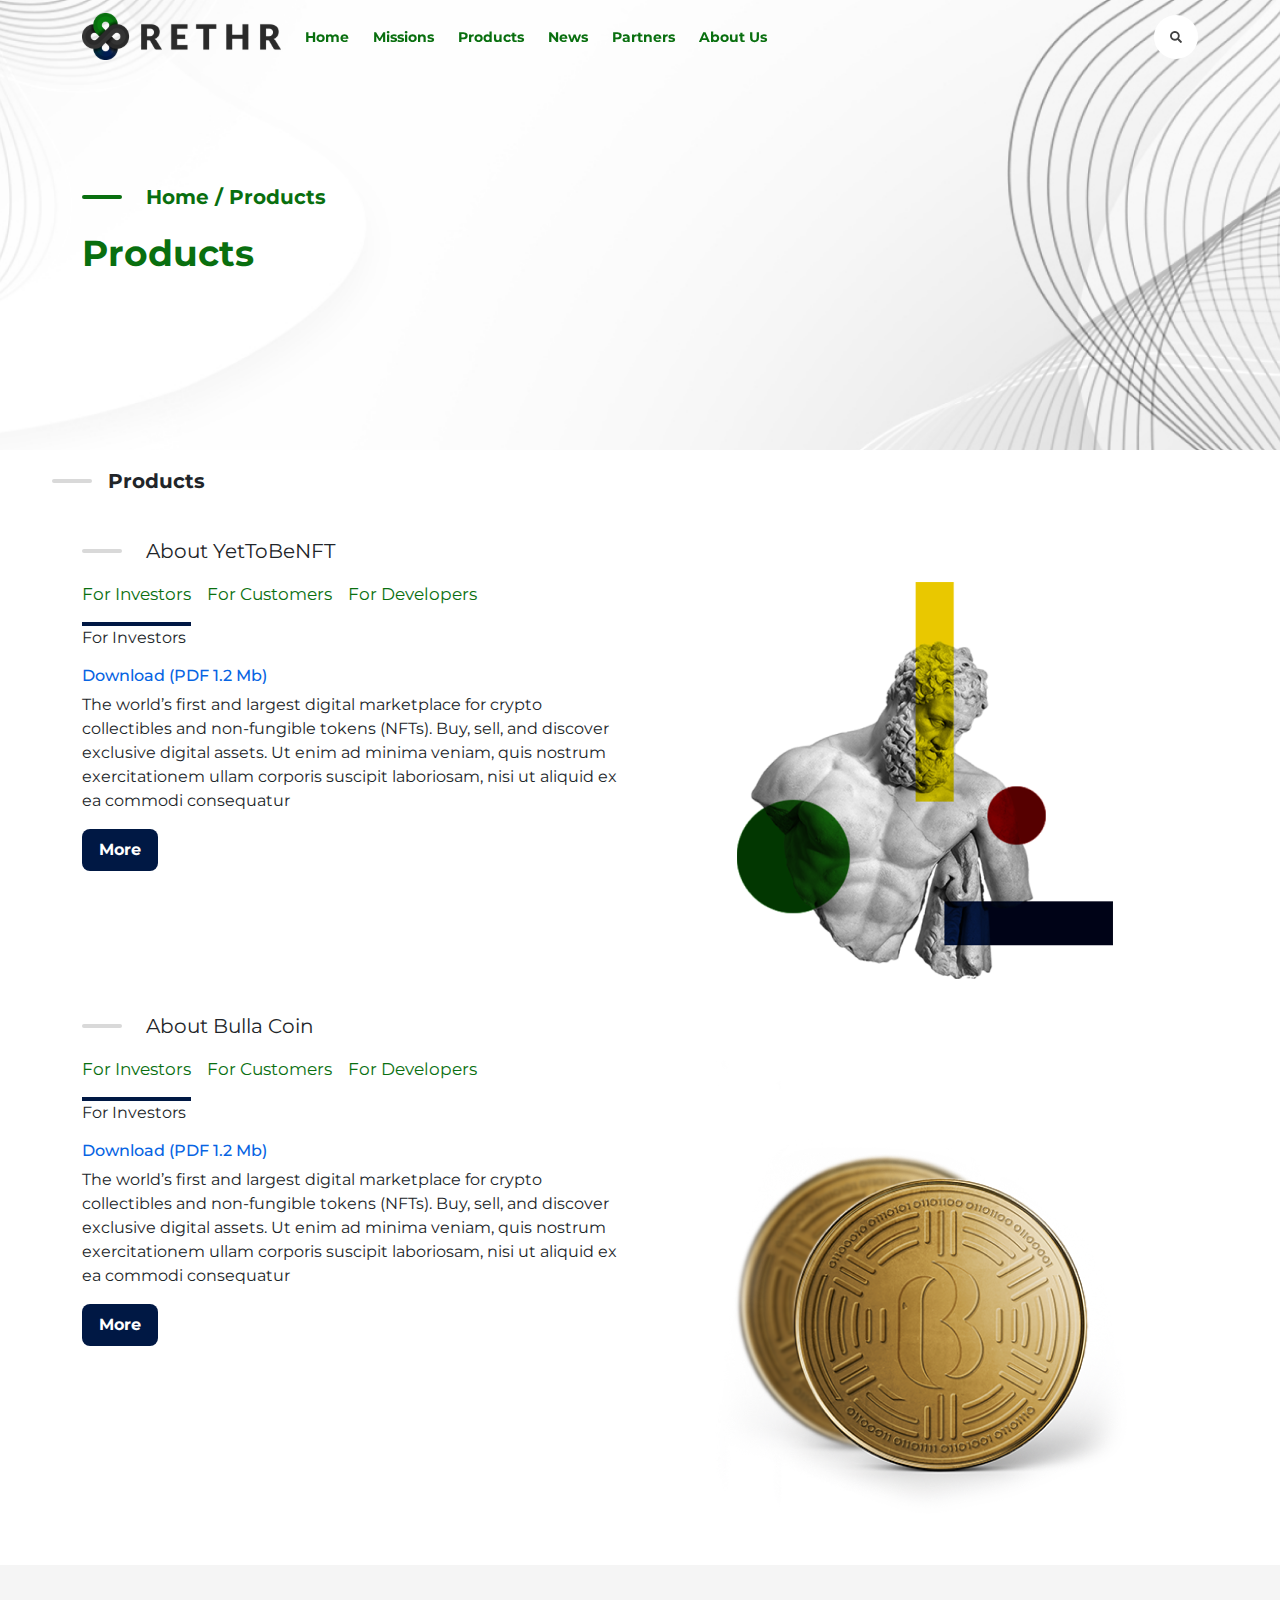
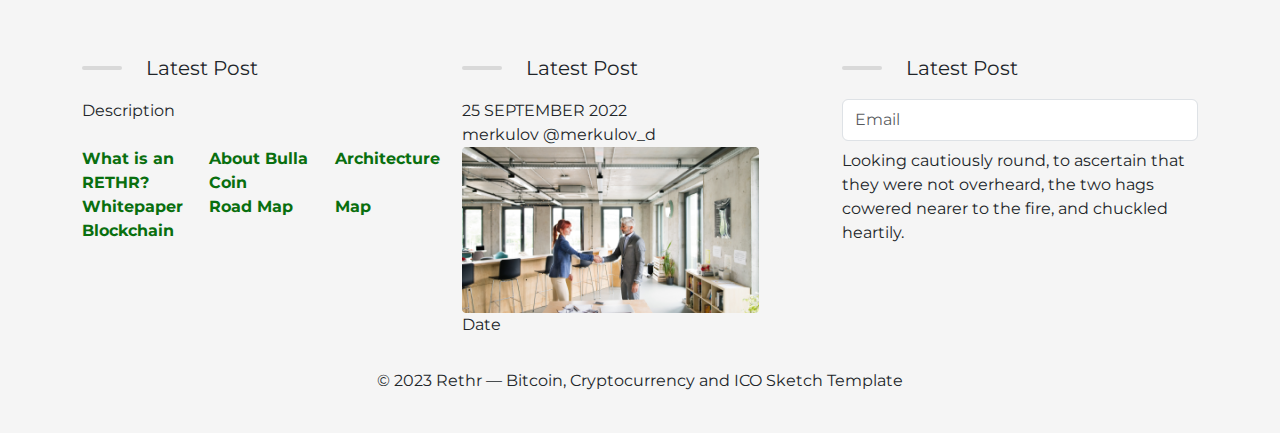
<file: src/html-pages/products.html>
<!doctype html>
<html lang="en">

<head>
    <meta charset="utf-8">
    <meta name="viewport" content="width=device-width, initial-scale=1">
    <title>Rethr</title>

    <!-- Bootstrap Link -->
    <link href="https://cdn.jsdelivr.net/npm/bootstrap@5.3.3/dist/css/bootstrap.min.css" rel="stylesheet"
        integrity="sha384-QWTKZyjpPEjISv5WaRU9OFeRpok6YctnYmDr5pNlyT2bRjXh0JMhjY6hW+ALEwIH" crossorigin="anonymous">

    <script src="https://ajax.googleapis.com/ajax/libs/jquery/3.7.1/jquery.min.js"></script>

    <!-- Css links -->
    <link rel="stylesheet" href="../css/main.css">


</head>

<body>
    <main class="position-relative ">
        <nav class="navbar navbar-expand-lg position-fixed top-0 start-0 w-100 z-index-1" id="navbar">
            <div class="container">
                <!-- Logo -->
                <a class="navbar-brand" href="#">
                    <img src="../assets/icons/logo.svg" alt="Logo">
                </a>
                <!-- Navbar Toggler for Mobile -->
                <button class="navbar-toggler border-0" type="button" data-bs-toggle="collapse" data-bs-target="#navbarNav"
                    aria-controls="navbarNav" aria-expanded="false" aria-label="Toggle navigation">
                    <span class="navbar-toggler-icon"></span>
                </button>
                <!-- Navbar Links -->
                <div class="collapse navbar-collapse justify-content-start " id="navbarNav">
                    <ul
                        class="navbar-nav me-auto d-flex justify-content-center justify-content-lg-start align-items-start gap-2">
                        <li class="nav-item">
                            <a class="nav-link nav-btn font-sm fw-bold text-capitalize" href="/">Home</a>
                        </li>
                        <li class="nav-item">
                            <a class="nav-link nav-btn font-sm fw-bold text-capitalize"
                                href="./missions.html">missions</a>
                        </li>
                        <li class="nav-item">
                            <a class="nav-link nav-btn font-sm fw-bold text-capitalize"
                                href="./products.html">products</a>
                        </li>
                        <li class="nav-item">
                            <a class="nav-link nav-btn font-sm fw-bold text-capitalize" href="./news.html">news</a>
                        </li>
                        <li class="nav-item">
                            <a class="nav-link nav-btn font-sm fw-bold text-capitalize"
                                href="./partners.html">partners</a>
                        </li>
                        <li class="nav-item">
                            <a class="nav-link nav-btn font-sm fw-bold text-capitalize" href="./about-us.html">about
                                us</a>
                        </li>
                    </ul>
                    <!-- Search Icon -->
                    <button class="d-none border-0 d-lg-flex justify-content-center align-content-center btn-width">
                        <img src="../assets/icons/search.svg" alt="">
                    </button>
                </div>
            </div>
        </nav>



        <!-- hero section -->

        <section class="pages-section">
            <div class="d-flex justify-content-lg-center align-items-center h-100">
                <div class="text-black container text-left font-2xl fw-bold">
                    <div class="d-flex flex-row align-items-center gap-4 pt-lg-3 pb-lg-3">
                        <div class="d-flex flex-row justify-content-center align-items-center">
                            <div class="bg-green rounded" style="width: 40px; height: 4px;"></div>
                        </div>
                        <span class=" font-weight-bold fs-5 text-green">Home / Products</span>
                    </div>
                    <p class=" font-2xl  text-green fw-bold">Products</p>
                </div>
            </div>
        </section>

        <div class="container d-flex flex-row align-items-center gap-3 pt-lg-3 pb-lg-3 py-4">
            <div class="d-flex flex-row justify-content-center align-items-center">
                <div class="bg-gray rounded" style="width: 40px; height: 4px; margin-left: -30px;"></div>
            </div>
            <span class=" fw-bolder fs-5 text-dark">Products</span>
        </div>


        <!-- About YetToBeNFT section -->

        <section class=" container py-2">
            <div class="row d-flex justify-content-center align-content-center gap-3 gap-sm-0">
                <div class="col-12 d-flex flex-row align-items-center gap-4 pt-lg-3 pb-lg-3">
                    <div class="d-flex flex-row justify-content-center align-items-center">
                        <div class="bg-gray rounded" style="width: 40px; height: 4px;"></div>
                    </div>
                    <span class=" font-weight-bold fs-5 text-dark">About YetToBeNFT</span>
                </div>

                <div class="col-12 col-sm-6 ">
                    <div class="d-flex justify-content-center align-items-start flex-column">
                        <div id="tabButtons" class="d-flex fw-medium justify-content-start align-items-start gap-3">
                            <div>
                                <button type="button" class="text-green border-0 bg-transparent font-base active"
                                    data-target="#tab1">For Investors
                                </button>
                                <div class="bar"></div>
                            </div>
                            <div>

                                <button type="button" class="text-green border-0 bg-transparent font-base"
                                    data-target="#tab2">For Customers
                                </button>
                                <div class="bar"></div>
                            </div>
                            <div>

                                <button type="button" class="text-green border-0 bg-transparent font-base"
                                    data-target="#tab3">For Developers</button>
                                <div class="bar"></div>
                            </div>

                        </div>
                        <div class="tab-content w-100 w-md-75" id="tabContent">
                            <div class="tab-pane fade show active" id="tab1" role="tabpanel">
                                <p>For Investors
                                </p>
                            </div>
                            <div class="tab-pane fade" id="tab2" role="tabpanel">
                                <p>For Customers</p>
                            </div>
                            <div class="tab-pane fade" id="tab3" role="tabpanel">
                                <p>For Developers</p>
                            </div>

                            <div class="d-flex justify-content-center align-items-start flex-column">
                                <h6 class="text-blue">Download (PDF 1.2 Mb)
                                </h6>
                                <p>The world’s first and largest digital marketplace for crypto collectibles and
                                    non-fungible tokens (NFTs). Buy, sell, and discover exclusive digital assets. Ut
                                    enim ad minima veniam, quis nostrum exercitationem ullam corporis suscipit
                                    laboriosam, nisi ut aliquid ex ea commodi consequatur</p>
                                <a href="/" class="btn font-md fw-bold bg-blue">More</a>

                            </div>

                        </div>
                    </div>
                </div>
                <div class="col-12 col-sm-6  d-flex justify-content-center align-items-center">
                    <img src="../assets/image/Sculpture_1.png" alt="" class="img-fluid">
                </div>


            </div>
        </section>

        <!-- About About Bulla Coin -->

        <section class=" container py-2">
            <div class="row d-flex justify-content-center align-content-center gap-3 gap-sm-0">
                <div class="col-12 d-flex flex-row align-items-center gap-4 pt-lg-3 pb-lg-3">
                    <div class="d-flex flex-row justify-content-center align-items-center">
                        <div class="bg-gray rounded" style="width: 40px; height: 4px;"></div>
                    </div>
                    <span class=" font-weight-bold fs-5 text-dark">About Bulla Coin</span>
                </div>

                <div class="col-12 col-sm-6 ">
                    <div class="d-flex justify-content-center align-items-start flex-column">
                        <div id="tabButtons" class="d-flex fw-medium justify-content-start align-items-start gap-3">
                            <div>
                                <button type="button" class="text-green border-0 bg-transparent font-base active"
                                    data-target="#tab1">For Investors
                                </button>
                                <div class="bar"></div>
                            </div>
                            <div>

                                <button type="button" class="text-green border-0 bg-transparent font-base"
                                    data-target="#tab2">For Customers
                                </button>
                                <div class="bar"></div>
                            </div>
                            <div>

                                <button type="button" class="text-green border-0 bg-transparent font-base"
                                    data-target="#tab3">For Developers</button>
                                <div class="bar"></div>
                            </div>

                        </div>
                        <div class="tab-content w-100 w-md-75" id="tabContent">
                            <div class="tab-pane fade show active" id="tab1" role="tabpanel">
                                <p>For Investors
                                </p>
                            </div>
                            <div class="tab-pane fade" id="tab2" role="tabpanel">
                                <p>For Customers</p>
                            </div>
                            <div class="tab-pane fade" id="tab3" role="tabpanel">
                                <p>For Developers</p>
                            </div>

                            <div class="d-flex justify-content-center align-items-start flex-column">
                                <h6 class="text-blue">Download (PDF 1.2 Mb)
                                </h6>
                                <p>The world’s first and largest digital marketplace for crypto collectibles and
                                    non-fungible tokens (NFTs). Buy, sell, and discover exclusive digital assets. Ut
                                    enim ad minima veniam, quis nostrum exercitationem ullam corporis suscipit
                                    laboriosam, nisi ut aliquid ex ea commodi consequatur</p>
                                <a href="/" class="btn font-md fw-bold bg-blue">More</a>

                            </div>

                        </div>
                    </div>
                </div>
                <div class="col-12 col-sm-6  d-flex justify-content-center align-items-center">
                    <img src="../assets/image/Coins.png" alt="" class="img-fluid">
                </div>
            </div>
        </section>

        <!-- Footer Section -->

        <footer class="bg-gray-light text-dark py-4">
            <div class="container">
                <div class="row align-items-baseline">
                    <div class="col-md-4 mt-5">
                        <div class="col-12 d-flex flex-row align-items-center gap-4 pt-lg-3 pb-lg-3">
                            <div class="d-flex flex-row justify-content-center align-items-center">
                                <div class="bg-gray rounded" style="width: 40px; height: 4px;"></div>
                            </div>
                            <span class=" font-weight-bold fs-5 text-dark">Latest Post</span>
                        </div>
                        <p>Description</p>
                        <ul class="list-unstyled row py-2 ">
                            <li class="col-4"><a href="#" class="text-decoration-none text-green fw-bolder">What is an
                                    RETHR?</a></li>
                            <li class="col-4"><a href="#" class="text-decoration-none text-green fw-bolder">About Bulla
                                    Coin</a></li>
                            <li class="col-4"><a href="#"
                                    class="text-decoration-none text-green fw-bolder">Architecture</a></li>
                            <li class="col-4"><a href="#"
                                    class="text-decoration-none text-green fw-bolder">Whitepaper</a></li>
                            <li class="col-4"><a href="#" class="text-decoration-none text-green fw-bolder">Road Map</a>
                            </li>
                            <li class="col-4"><a href="#" class="text-decoration-none text-green fw-bolder">Map</a></li>
                            <li class="col-4"><a href="#"
                                    class="text-decoration-none text-green fw-bolder">Blockchain</a></li>
                        </ul>
                    </div>
                    <div class="col-md-4 mt-5">
                        <div class="col-12 d-flex flex-row align-items-center gap-4 pt-lg-3 pb-lg-3">
                            <div class="d-flex flex-row justify-content-center align-items-center">
                                <div class="bg-gray rounded" style="width: 40px; height: 4px;"></div>
                            </div>
                            <span class=" font-weight-bold fs-5 text-dark">Latest Post</span>
                        </div>
                        <p class="p-0 m-0">25 SEPTEMBER 2022
                        </p>
                        <p class="p-0 m-0">merkulov @merkulov_d

                        </p>
                        <!-- Image -->
                        <img src="../assets/image/Image_1.png" alt="Image" class="img-fluid">
                        <p>Date</p>
                    </div>
                    <div class="col-md-4 mt-5">
                        <div class="col-12 d-flex flex-row align-items-center gap-4 pt-lg-3 pb-lg-3">
                            <div class="d-flex flex-row justify-content-center align-items-center">
                                <div class="bg-gray rounded" style="width: 40px; height: 4px;"></div>
                            </div>
                            <span class=" font-weight-bold fs-5 text-dark">Latest Post</span>
                        </div>
                        <input type="email" class="form-control mb-2 py-2" placeholder="Email">
                        <p>Looking cautiously round, to ascertain that they were not overheard, the two hags cowered
                            nearer to the fire, and chuckled heartily.


                        </p>
                    </div>
                </div>
                <div class="row mt-3 text-center">
                    <p>© 2023 Rethr — Bitcoin, Cryptocurrency and ICO Sketch Template</p>
                </div>
            </div>
        </footer>




    </main>

    <!-- js script -->
    <script src="../js/main.js"></script>

    <!-- Bootstrap link -->
    <script src="https://cdn.jsdelivr.net/npm/bootstrap@5.3.3/dist/js/bootstrap.bundle.min.js"
        integrity="sha384-YvpcrYf0tY3lHB60NNkmXc5s9fDVZLESaAA55NDzOxhy9GkcIdslK1eN7N6jIeHz"
        crossorigin="anonymous"></script>
</body>

</html>
</file>
<file: src/css/main.css>
/* Import Montserrat font from Google Fonts */
@import url('https://fonts.googleapis.com/css2?family=Montserrat:wght@400;500;600;700&display=swap');

* {
    margin: 0;
    padding: 0;

}


/* Apply Montserrat font to all text elements */
body,
p,
h1,
h2,
h3,
h4,
h5,
h6,
input,
button,
.font-montserrat {
    font-family: 'Montserrat', sans-serif;
    font-style: normal;
    /* Ensure italic style is not applied */
}


/* scroll bar */
::-webkit-scrollbar {
    width: 0.5rem;
    height: 0.1rem;
}

::-webkit-scrollbar-track {
    background: transparent;
}

::-webkit-scrollbar-thumb {
    background: #000;
    border-radius: 0.5rem;
}

/* Define the font size and line height  */

.font-xxs {
    font-size: 10px;
    line-height: 12px;
}

.font-xs {
    font-size: 13px;
    line-height: 16px;
}

.font-sm {
    font-size: 14px;
    line-height: 20px;
}

.font-md {
    font-size: 16px;
    line-height: 20px;
}

.font-base {
    font-size: 17px;
    line-height: 24px;
}

.font-lg {
    font-size: 20px;
    line-height: 28px;
}

.font-xl {
    font-size: 30px;
    line-height: 36px;
}

.font-2xl {
    font-size: 36px;
    line-height: 40px;
}

.font-3xl {
    font-size: 48px;
    line-height: 46px;
}

/* End of defining the font size and line height  */

/* Base styles */
.nav-btn {
    padding: 8px 16px;
    border-radius: 24px;
    color: #096F0F;
}

.nav-btn:hover {
    color: #000;
    transition: all 500ms ease-in-out;
    background-color: #F5F5F5;
}

/* End of define Nav button custom style */

/* Buttons */

/* Search button */
.btn-width {
    height: 44px;
    width: 44px;
    border-radius: 100%;
    display: flex;
    justify-content: center;
    align-items: center;
    background-color: #fff;
}

/* common button */
.btn {
    padding: 10px 16px;
    border-radius: 8px;
    background-color: black;
    color: #fff;
}

/* End Buttons */

/* Define text color */
.text-green {
    color: #096F0F;
}

.text-blue {
    color: #0764E3;
}

/* End Define text color */

/* Define background color */

.bg-gray {
    background-color: #D9D9D9
}

.bg-blue {
    background-color: #001844;
}

.bg-blue-light {
    background-color: #E8F0FC;
}

.bg-green {
    background-color: #096F0F;
}

.bg-hero-gradient {
    background-image: linear-gradient(180deg, #424242 0%, #000000 98.3%);
}

.bg-time-to-gradient {
    background-image: linear-gradient(90deg, rgba(245, 248, 252, 0.85) 0%, rgba(255, 255, 255, 0.85) 43.1%)
}

.bg-gray-light {
    background-color: #F5F5F5;
}


/* End define background color */


/* Custom z-index classes */
.z-index-1 {
    z-index: 1;
}

.z-index-5 {
    z-index: 5;
}

.z-index-10 {
    z-index: 10;
}

/* End Custom z-index classes */

/* Custom Width */

.w-10 {
    width: 10%;
}

.w-20 {
    width: 20%;
}

.w-30 {
    width: 30%;
}

.w-40 {
    width: 40%;
}

.w-50 {
    width: 50%;
}

.w-60 {
    width: 60%;
}

.w-70 {
    width: 70%;
}

.w-80 {
    width: 80%;
}

.w-90 {
    width: 90%;
}

/* End Custom Width */





/* ** Home page ** */

/* Add background image in the hero section */

.hero-section {
    position: relative;
    height: 100dvh;
    background-image: url('../../src/assets/image/banner.svg');
    background-size: cover;
    background-position: center;
    color: transparent;
    background-repeat: no-repeat;

}

/* End of  background image in the hero section */

.padding {
    padding: 64px 48px;
}

/* Active bar */

.bar {
    width: 100%;
    height: 4px;
    background-color: #001844;
    margin-top: 15px;
    display: none;
}

/* navbar color */
.navbar-bg {
    background-color: #fff;
    transition: all 500ms ease-in-out;

}


/* ** Other page ** */

.pages-section {
    position: relative;
    height: 50dvh;
    background-image: url('../assets/image/bg_2.png');
    background-size: cover;
    background-position: center;
    color: transparent;
    background-repeat: no-repeat;
}



@media (max-width: 576px) {

    .logo {
        width: 60%;

    }
    
}


@media (max-width: 998px) {

    
    #navbarNav{
        background-color: #fff;
        border-radius: 10px;
    }
}
</file>
